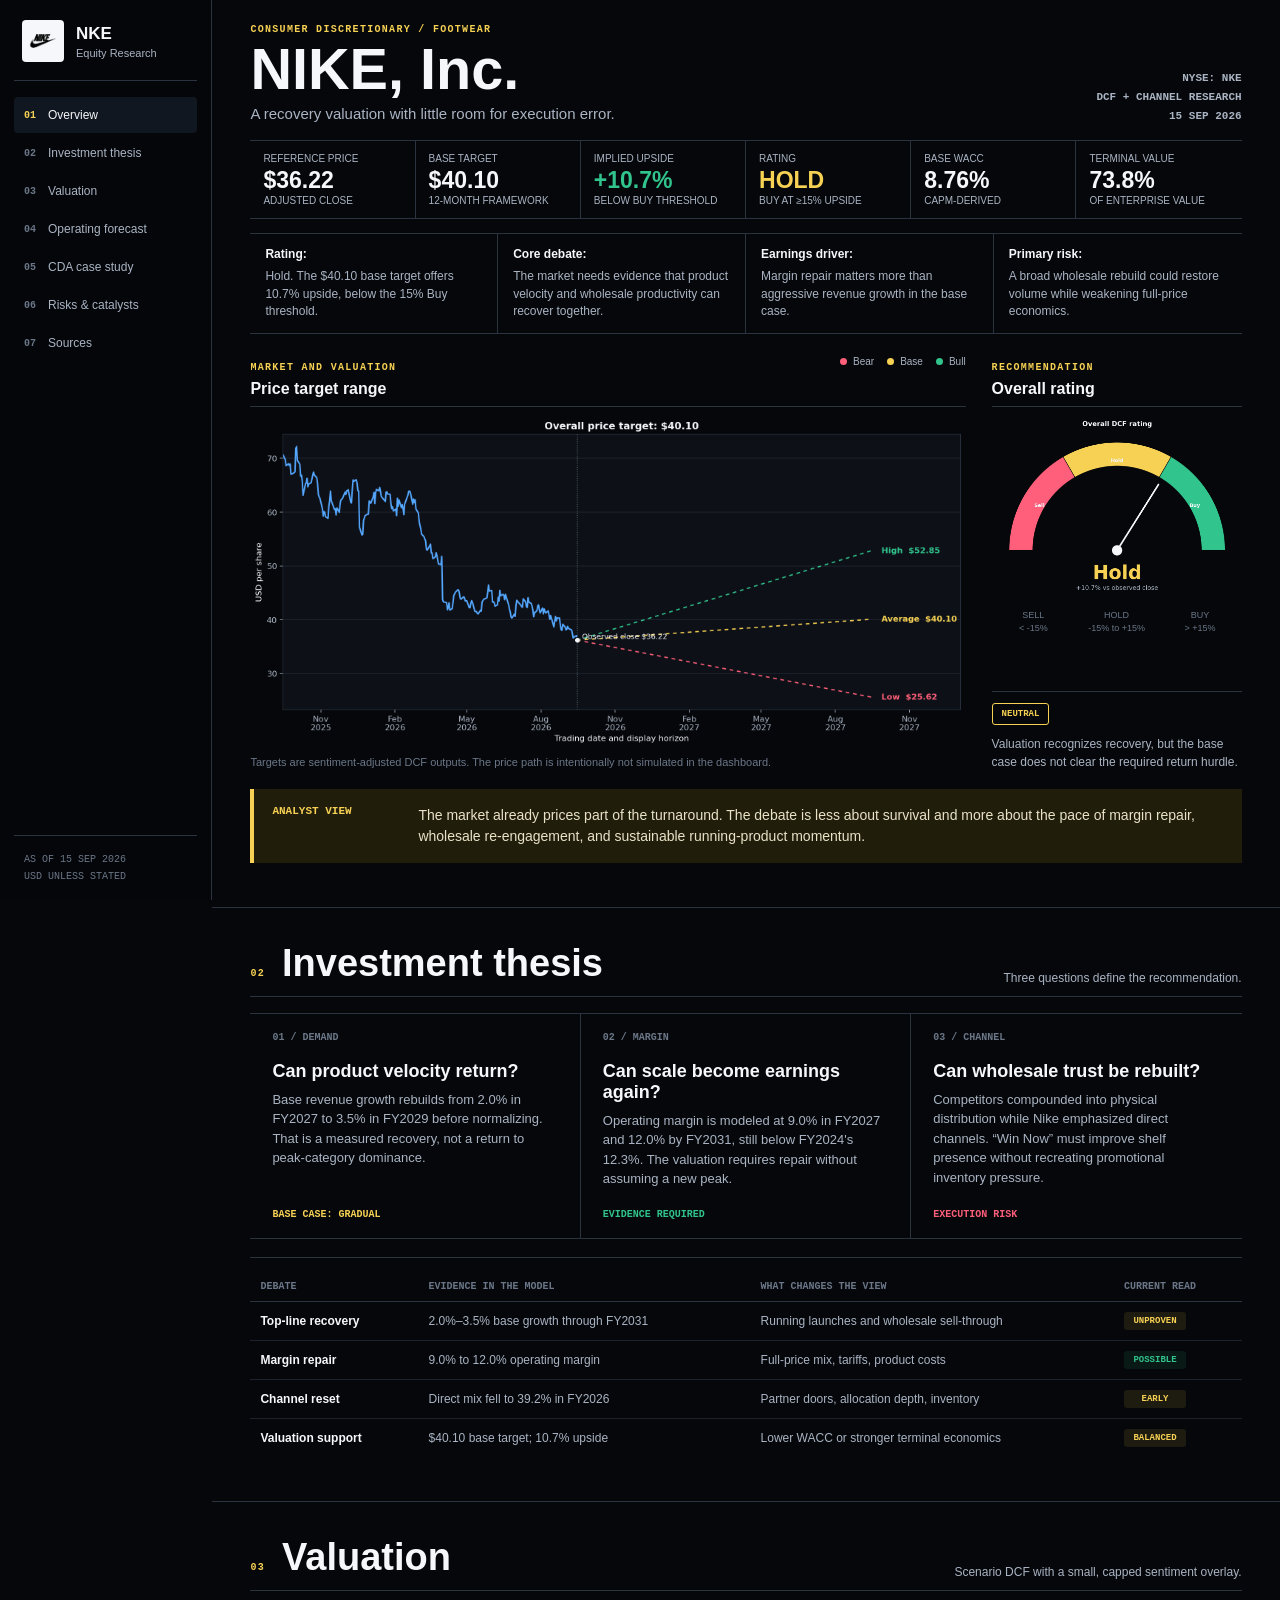
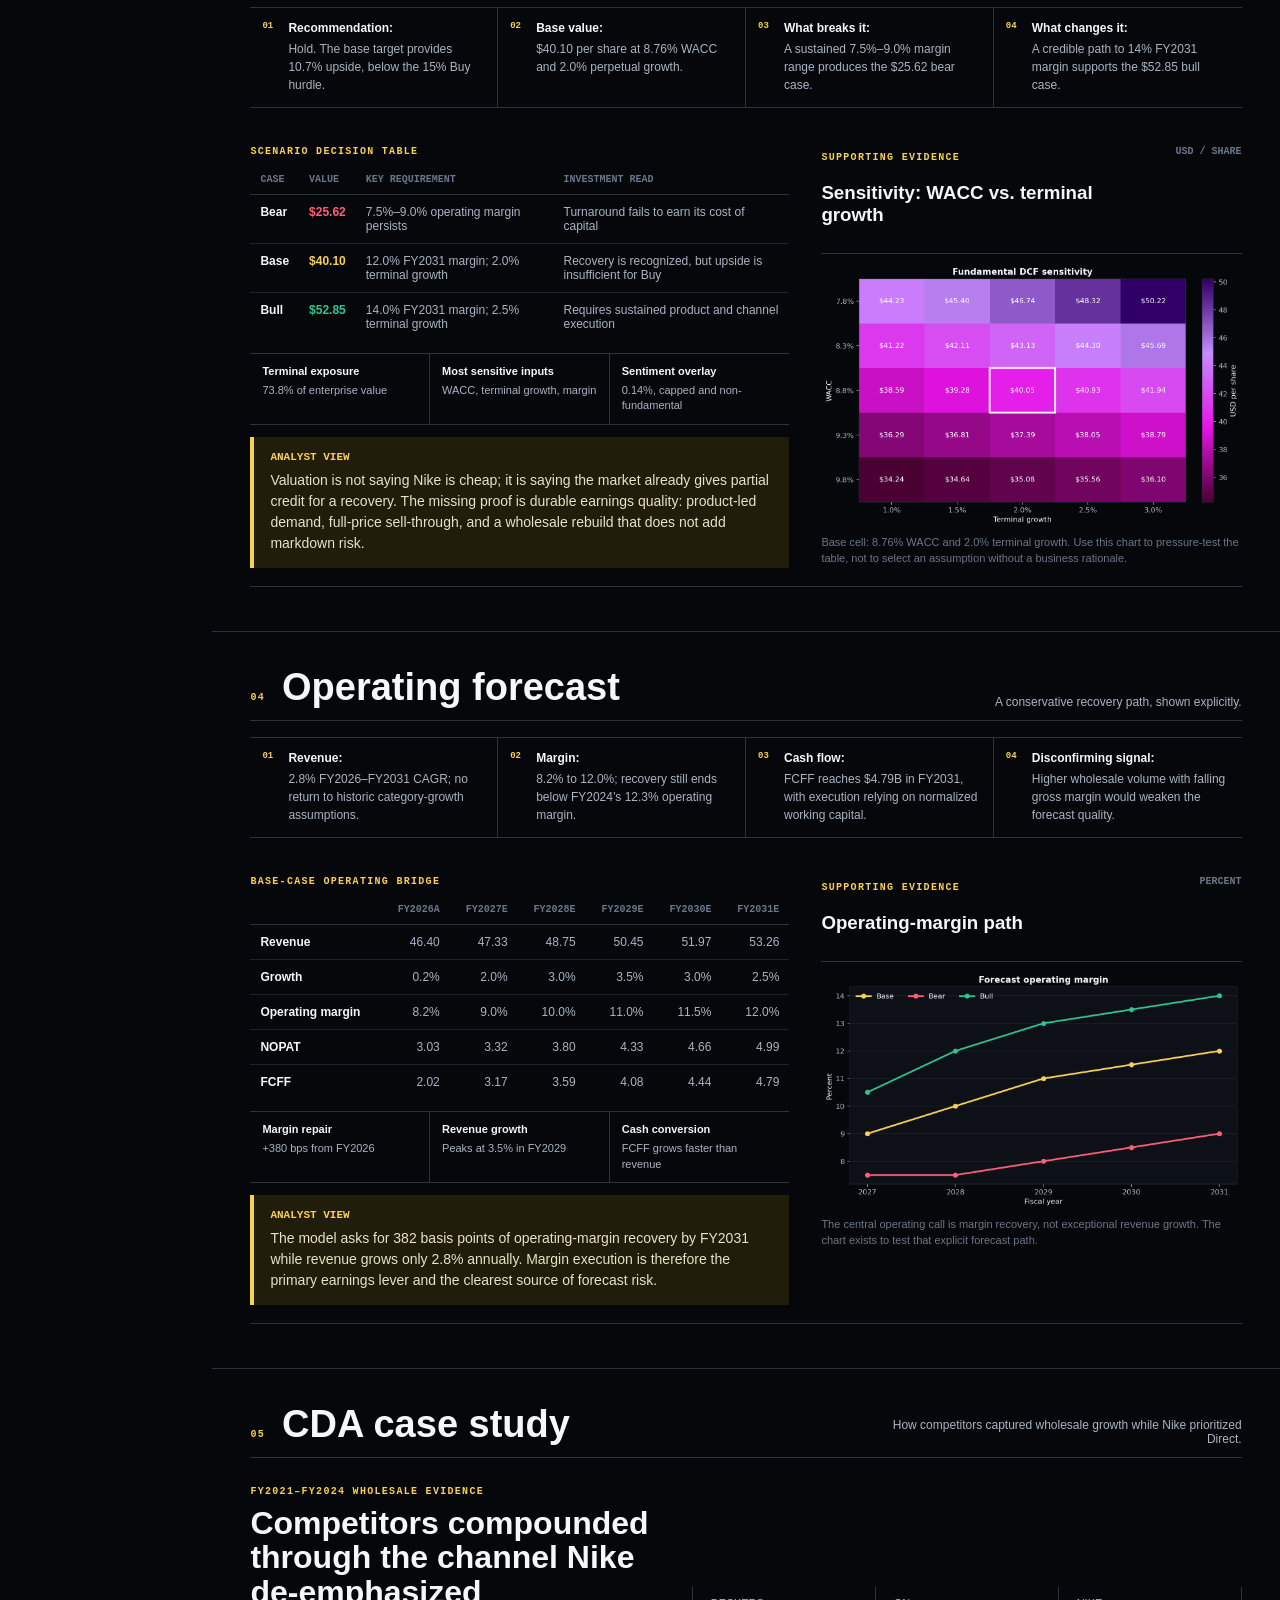
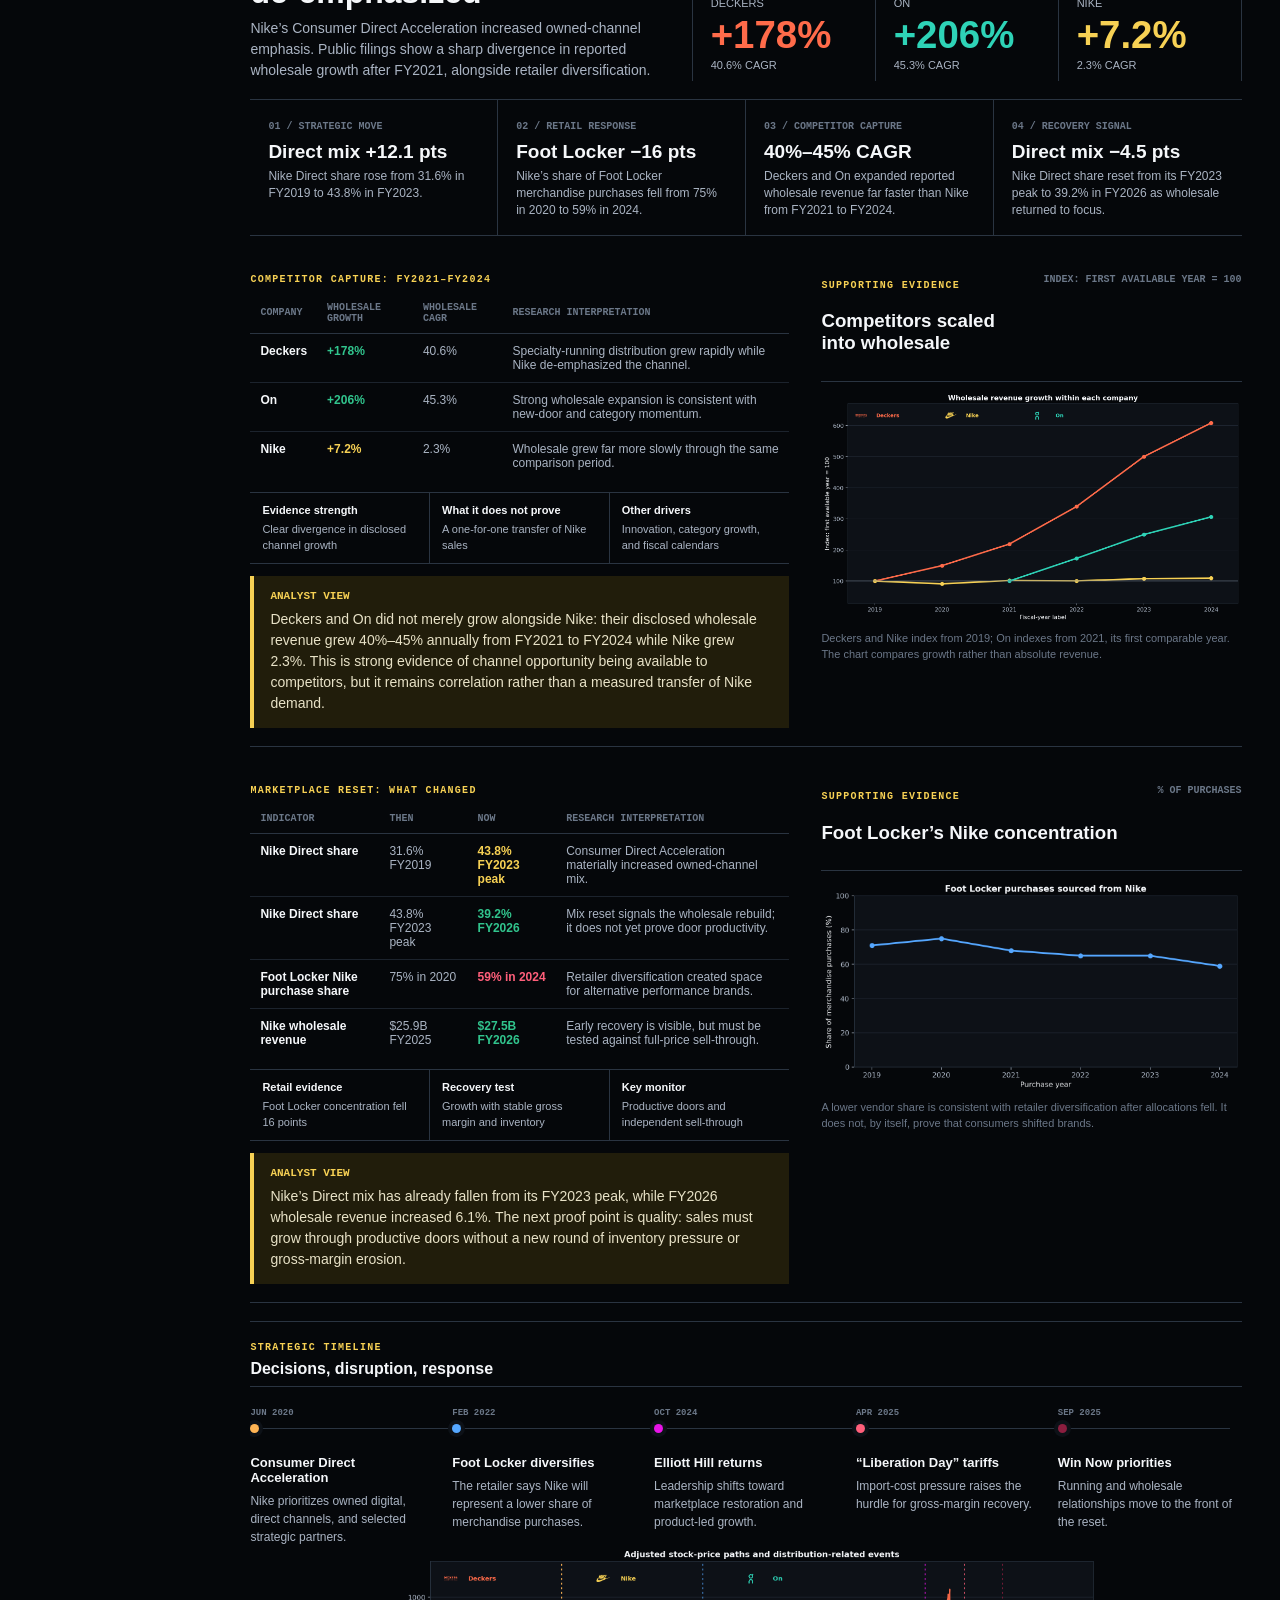
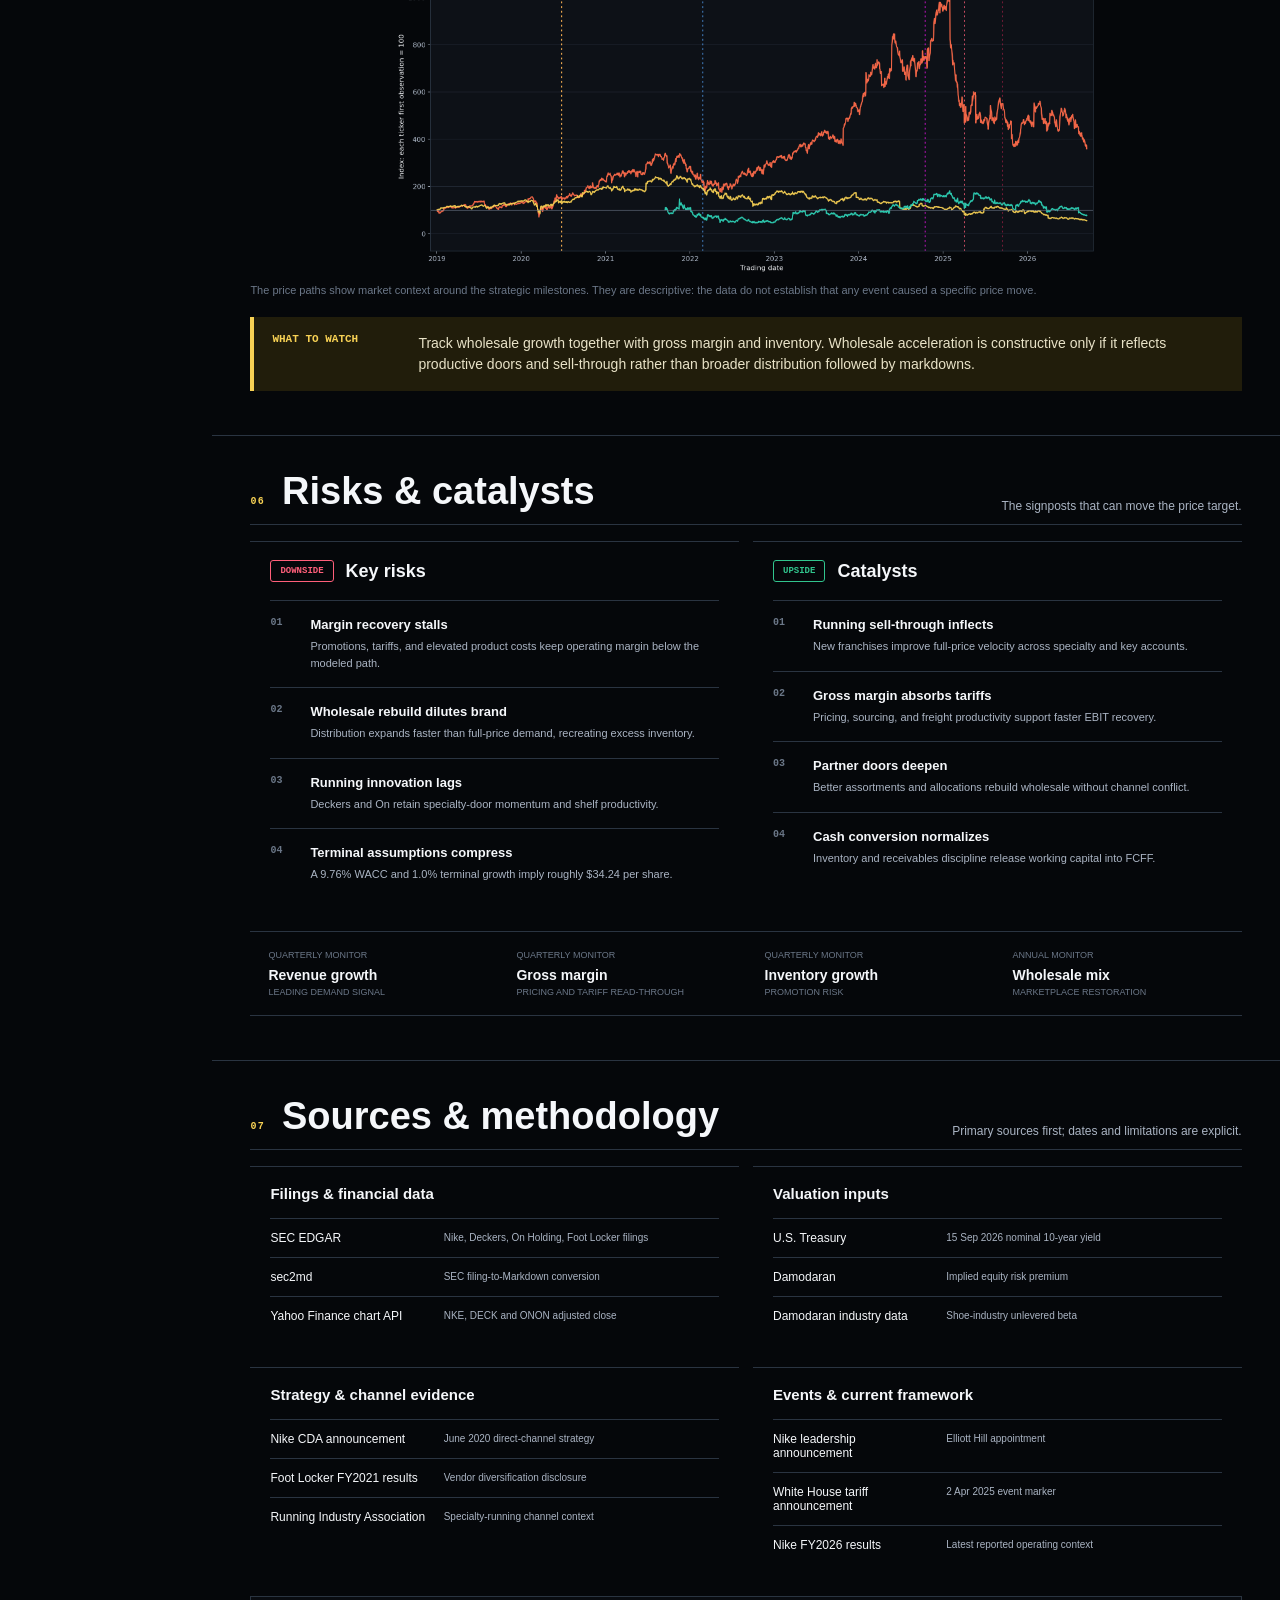
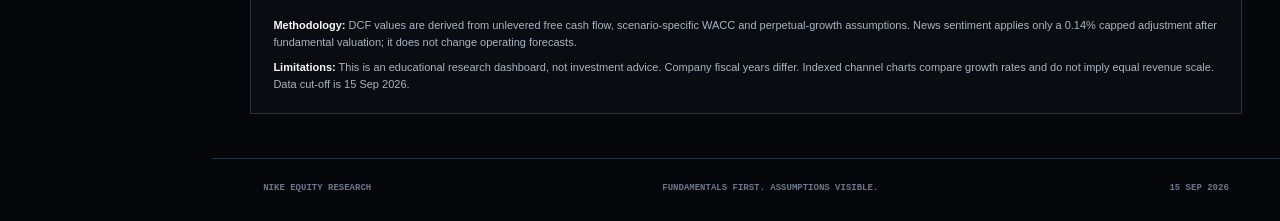
<file: index.html>
<!doctype html>
<html lang="en">
  <head>
    <meta charset="UTF-8" />
    <meta name="viewport" content="width=device-width, initial-scale=1.0" />
    <meta name="description" content="Nike equity research dashboard: valuation, forecasts, distribution shift, catalysts and sources." />
    <title>Nike Equity Research | September 2026</title>
    <link rel="stylesheet" href="docs/styles.css" />
  </head>
  <body>
    <aside class="sidebar" aria-label="Research sections">
      <a class="brand" href="#overview" aria-label="Nike equity research overview">
        <span class="brand-mark"><img src="data/logo/nike.png" width="2000" height="2000" alt="Nike" /></span>
        <span><strong>NKE</strong><small>Equity Research</small></span>
      </a>
      <nav id="nav">
        <a class="active" href="#overview"><span>01</span>Overview</a>
        <a href="#thesis"><span>02</span>Investment thesis</a>
        <a href="#valuation"><span>03</span>Valuation</a>
        <a href="#forecast"><span>04</span>Operating forecast</a>
        <a href="#distribution"><span>05</span>CDA case study</a>
        <a href="#risks"><span>06</span>Risks & catalysts</a>
        <a href="#sources"><span>07</span>Sources</a>
      </nav>
      <div class="sidebar-foot">
        <span>As of 15 Sep 2026</span>
        <span>USD unless stated</span>
      </div>
    </aside>

    <button class="mobile-nav" id="mobileNav" aria-label="Open navigation" aria-expanded="false">Menu</button>

    <main>
      <section id="overview" class="section overview-section">
        <header class="report-header">
          <div>
            <div class="eyebrow">Consumer discretionary / footwear</div>
            <h1>NIKE, Inc.</h1>
            <p class="lede">A recovery valuation with little room for execution error.</p>
          </div>
          <div class="report-meta">
            <span>NYSE: NKE</span>
            <span>DCF + channel research</span>
            <span>15 Sep 2026</span>
          </div>
        </header>

        <div class="metric-strip">
          <article><span>Reference price</span><strong>$36.22</strong><small>Adjusted close</small></article>
          <article><span>Base target</span><strong>$40.10</strong><small>12-month framework</small></article>
          <article><span>Implied upside</span><strong class="positive">+10.7%</strong><small>Below Buy threshold</small></article>
          <article><span>Rating</span><strong class="hold">HOLD</strong><small>Buy at ≥15% upside</small></article>
          <article><span>Base WACC</span><strong>8.76%</strong><small>CAPM-derived</small></article>
          <article><span>Terminal value</span><strong>73.8%</strong><small>Of enterprise value</small></article>
        </div>
        <div class="analysis-points">
          <p><b>Rating:</b> Hold. The $40.10 base target offers 10.7% upside, below the 15% Buy threshold.</p>
          <p><b>Core debate:</b> The market needs evidence that product velocity and wholesale productivity can recover together.</p>
          <p><b>Earnings driver:</b> Margin repair matters more than aggressive revenue growth in the base case.</p>
          <p><b>Primary risk:</b> A broad wholesale rebuild could restore volume while weakening full-price economics.</p>
        </div>

        <div class="dashboard-grid overview-grid">
          <article class="panel price-panel">
            <div class="panel-head">
              <div><span class="kicker">Market and valuation</span><h2>Price target range</h2></div>
              <div class="legend inline"><span class="bear-dot">Bear</span><span class="base-dot">Base</span><span class="bull-dot">Bull</span></div>
            </div>
            <img class="research-figure" src="data/results/dcf_learning/overall_price_target.png" width="1938" height="898" alt="Nike adjusted close and bear, base, and bull DCF price target range" />
            <p class="chart-note">Targets are sentiment-adjusted DCF outputs. The price path is intentionally not simulated in the dashboard.</p>
          </article>

          <article class="panel rating-panel">
            <div class="panel-head"><div><span class="kicker">Recommendation</span><h2>Overall rating</h2></div></div>
            <img class="research-figure rating-figure" src="data/results/dcf_learning/overall_rating.png" width="992" height="738" alt="Overall DCF rating gauge showing Hold with 10.7 percent upside" />
            <div class="rating-scale"><span>SELL<br><b>&lt; -15%</b></span><span>HOLD<br><b>-15% to +15%</b></span><span>BUY<br><b>&gt; +15%</b></span></div>
            <div class="signal-box"><span class="signal hold-signal">Neutral</span><p>Valuation recognizes recovery, but the base case does not clear the required return hurdle.</p></div>
          </article>
        </div>

        <div class="analyst-line">
          <span>Analyst view</span>
          <p>The market already prices part of the turnaround. The debate is less about survival and more about the pace of margin repair, wholesale re-engagement, and sustainable running-product momentum.</p>
        </div>
      </section>

      <section id="thesis" class="section">
        <div class="section-title"><div><span class="section-number">02</span><h2>Investment thesis</h2></div><p>Three questions define the recommendation.</p></div>
        <div class="thesis-grid">
          <article class="thesis-card">
            <span class="thesis-index">01 / Demand</span>
            <h3>Can product velocity return?</h3>
            <p>Base revenue growth rebuilds from 2.0% in FY2027 to 3.5% in FY2029 before normalizing. That is a measured recovery, not a return to peak-category dominance.</p>
            <div class="thesis-tag neutral">Base case: gradual</div>
          </article>
          <article class="thesis-card">
            <span class="thesis-index">02 / Margin</span>
            <h3>Can scale become earnings again?</h3>
            <p>Operating margin is modeled at 9.0% in FY2027 and 12.0% by FY2031, still below FY2024's 12.3%. The valuation requires repair without assuming a new peak.</p>
            <div class="thesis-tag positive-bg">Evidence required</div>
          </article>
          <article class="thesis-card">
            <span class="thesis-index">03 / Channel</span>
            <h3>Can wholesale trust be rebuilt?</h3>
            <p>Competitors compounded into physical distribution while Nike emphasized direct channels. “Win Now” must improve shelf presence without recreating promotional inventory pressure.</p>
            <div class="thesis-tag negative-bg">Execution risk</div>
          </article>
        </div>
        <div class="evidence-table-wrap panel">
          <table class="research-table">
            <thead><tr><th>Debate</th><th>Evidence in the model</th><th>What changes the view</th><th>Current read</th></tr></thead>
            <tbody>
              <tr><td>Top-line recovery</td><td>2.0%–3.5% base growth through FY2031</td><td>Running launches and wholesale sell-through</td><td><span class="status neutral-status">Unproven</span></td></tr>
              <tr><td>Margin repair</td><td>9.0% to 12.0% operating margin</td><td>Full-price mix, tariffs, product costs</td><td><span class="status positive-status">Possible</span></td></tr>
              <tr><td>Channel reset</td><td>Direct mix fell to 39.2% in FY2026</td><td>Partner doors, allocation depth, inventory</td><td><span class="status neutral-status">Early</span></td></tr>
              <tr><td>Valuation support</td><td>$40.10 base target; 10.7% upside</td><td>Lower WACC or stronger terminal economics</td><td><span class="status neutral-status">Balanced</span></td></tr>
            </tbody>
          </table>
        </div>
      </section>

      <section id="valuation" class="section">
        <div class="section-title"><div><span class="section-number">03</span><h2>Valuation</h2></div><p>Scenario DCF with a small, capped sentiment overlay.</p></div>
        <div class="analysis-points analysis-points-numbered">
          <p><b>Recommendation:</b> Hold. The base target provides 10.7% upside, below the 15% Buy hurdle.</p>
          <p><b>Base value:</b> $40.10 per share at 8.76% WACC and 2.0% perpetual growth.</p>
          <p><b>What breaks it:</b> A sustained 7.5%–9.0% margin range produces the $25.62 bear case.</p>
          <p><b>What changes it:</b> A credible path to 14% FY2031 margin supports the $52.85 bull case.</p>
        </div>
        <div class="decision-split">
          <div class="decision-table">
            <span class="kicker">Scenario decision table</span>
            <table class="research-table">
              <thead><tr><th>Case</th><th>Value</th><th>Key requirement</th><th>Investment read</th></tr></thead>
              <tbody>
                <tr><td>Bear</td><td class="negative">$25.62</td><td>7.5%–9.0% operating margin persists</td><td>Turnaround fails to earn its cost of capital</td></tr>
                <tr><td>Base</td><td class="hold">$40.10</td><td>12.0% FY2031 margin; 2.0% terminal growth</td><td>Recovery is recognized, but upside is insufficient for Buy</td></tr>
                <tr><td>Bull</td><td class="positive">$52.85</td><td>14.0% FY2031 margin; 2.5% terminal growth</td><td>Requires sustained product and channel execution</td></tr>
              </tbody>
            </table>
            <div class="micro-pointers"><span><b>Terminal exposure</b>73.8% of enterprise value</span><span><b>Most sensitive inputs</b>WACC, terminal growth, margin</span><span><b>Sentiment overlay</b>0.14%, capped and non-fundamental</span></div>
            <div class="analyst-line">
              <span>Analyst view</span>
              <p>Valuation is not saying Nike is cheap; it is saying the market already gives partial credit for a recovery. The missing proof is durable earnings quality: product-led demand, full-price sell-through, and a wholesale rebuild that does not add markdown risk.</p>
            </div>
          </div>
          <div class="decision-sidebar">
            <article class="decision-chart">
              <div class="panel-head"><div><span class="kicker">Supporting evidence</span><h3>Sensitivity: WACC vs. terminal growth</h3></div><span class="unit">USD / share</span></div>
              <img class="research-figure" src="data/results/dcf_learning/sensitivity.png" width="1296" height="818" alt="DCF value per share sensitivity to WACC and terminal growth" />
              <p class="chart-note">Base cell: 8.76% WACC and 2.0% terminal growth. Use this chart to pressure-test the table, not to select an assumption without a business rationale.</p>
            </article>
          </div>
        </div>
      </section>

      <section id="forecast" class="section">
        <div class="section-title"><div><span class="section-number">04</span><h2>Operating forecast</h2></div><p>A conservative recovery path, shown explicitly.</p></div>
        <div class="analysis-points analysis-points-numbered">
          <p><b>Revenue:</b> 2.8% FY2026–FY2031 CAGR; no return to historic category-growth assumptions.</p>
          <p><b>Margin:</b> 8.2% to 12.0%; recovery still ends below FY2024’s 12.3% operating margin.</p>
          <p><b>Cash flow:</b> FCFF reaches $4.79B in FY2031, with execution relying on normalized working capital.</p>
          <p><b>Disconfirming signal:</b> Higher wholesale volume with falling gross margin would weaken the forecast quality.</p>
        </div>
        <div class="decision-split">
          <div class="decision-table">
            <span class="kicker">Base-case operating bridge</span>
            <div class="table-scroll"><table class="research-table forecast-table"><thead><tr><th></th><th>FY2026A</th><th>FY2027E</th><th>FY2028E</th><th>FY2029E</th><th>FY2030E</th><th>FY2031E</th></tr></thead><tbody>
            <tr><td>Revenue</td><td>46.40</td><td>47.33</td><td>48.75</td><td>50.45</td><td>51.97</td><td>53.26</td></tr>
            <tr><td>Growth</td><td>0.2%</td><td>2.0%</td><td>3.0%</td><td>3.5%</td><td>3.0%</td><td>2.5%</td></tr>
            <tr><td>Operating margin</td><td>8.2%</td><td>9.0%</td><td>10.0%</td><td>11.0%</td><td>11.5%</td><td>12.0%</td></tr>
            <tr><td>NOPAT</td><td>3.03</td><td>3.32</td><td>3.80</td><td>4.33</td><td>4.66</td><td>4.99</td></tr>
            <tr><td>FCFF</td><td>2.02</td><td>3.17</td><td>3.59</td><td>4.08</td><td>4.44</td><td>4.79</td></tr>
            </tbody></table></div>
            <div class="micro-pointers"><span><b>Margin repair</b>+380 bps from FY2026</span><span><b>Revenue growth</b>Peaks at 3.5% in FY2029</span><span><b>Cash conversion</b>FCFF grows faster than revenue</span></div>
            <div class="analyst-line">
              <span>Analyst view</span>
              <p>The model asks for 382 basis points of operating-margin recovery by FY2031 while revenue grows only 2.8% annually. Margin execution is therefore the primary earnings lever and the clearest source of forecast risk.</p>
            </div>
          </div>
          <div class="decision-sidebar">
            <article class="decision-chart">
              <div class="panel-head"><div><span class="kicker">Supporting evidence</span><h3>Operating-margin path</h3></div><span class="unit">Percent</span></div>
              <img class="research-figure" src="data/results/dcf_learning/forecast_operating_margin.png" width="1298" height="738" alt="Nike base-case operating margin forecast through FY2031" />
              <p class="chart-note">The central operating call is margin recovery, not exceptional revenue growth. The chart exists to test that explicit forecast path.</p>
            </article>
          </div>
        </div>
      </section>

      <section id="distribution" class="section">
        <div class="section-title"><div><span class="section-number">05</span><h2>CDA case study</h2></div><p>How competitors captured wholesale growth while Nike prioritized Direct.</p></div>
        <div class="case-summary">
          <div class="case-heading">
            <span class="kicker">FY2021–FY2024 wholesale evidence</span>
            <h3>Competitors compounded through the channel Nike de-emphasized</h3>
            <p>Nike’s Consumer Direct Acceleration increased owned-channel emphasis. Public filings show a sharp divergence in reported wholesale growth after FY2021, alongside retailer diversification.</p>
          </div>
          <div class="capture-metrics">
            <div class="capture deckers-capture"><span>Deckers</span><strong>+178%</strong><small>40.6% CAGR</small></div>
            <div class="capture on-capture"><span>On</span><strong>+206%</strong><small>45.3% CAGR</small></div>
            <div class="capture nike-capture"><span>Nike</span><strong>+7.2%</strong><small>2.3% CAGR</small></div>
          </div>
        </div>
        <div class="case-evidence">
          <div><span>01 / Strategic move</span><strong>Direct mix +12.1 pts</strong><p>Nike Direct share rose from 31.6% in FY2019 to 43.8% in FY2023.</p></div>
          <div><span>02 / Retail response</span><strong>Foot Locker −16 pts</strong><p>Nike’s share of Foot Locker merchandise purchases fell from 75% in 2020 to 59% in 2024.</p></div>
          <div><span>03 / Competitor capture</span><strong>40%–45% CAGR</strong><p>Deckers and On expanded reported wholesale revenue far faster than Nike from FY2021 to FY2024.</p></div>
          <div><span>04 / Recovery signal</span><strong>Direct mix −4.5 pts</strong><p>Nike Direct share reset from its FY2023 peak to 39.2% in FY2026 as wholesale returned to focus.</p></div>
        </div>
        <div class="decision-split case-decision">
          <div class="decision-table">
            <span class="kicker">Competitor capture: FY2021–FY2024</span>
            <table class="research-table">
              <thead><tr><th>Company</th><th>Wholesale growth</th><th>Wholesale CAGR</th><th>Research interpretation</th></tr></thead>
              <tbody>
                <tr><td>Deckers</td><td class="positive">+178%</td><td>40.6%</td><td>Specialty-running distribution grew rapidly while Nike de-emphasized the channel.</td></tr>
                <tr><td>On</td><td class="positive">+206%</td><td>45.3%</td><td>Strong wholesale expansion is consistent with new-door and category momentum.</td></tr>
                <tr><td>Nike</td><td class="hold">+7.2%</td><td>2.3%</td><td>Wholesale grew far more slowly through the same comparison period.</td></tr>
              </tbody>
            </table>
            <div class="micro-pointers"><span><b>Evidence strength</b>Clear divergence in disclosed channel growth</span><span><b>What it does not prove</b>A one-for-one transfer of Nike sales</span><span><b>Other drivers</b>Innovation, category growth, and fiscal calendars</span></div>
            <div class="analyst-line">
              <span>Analyst view</span>
              <p>Deckers and On did not merely grow alongside Nike: their disclosed wholesale revenue grew 40%–45% annually from FY2021 to FY2024 while Nike grew 2.3%. This is strong evidence of channel opportunity being available to competitors, but it remains correlation rather than a measured transfer of Nike demand.</p>
            </div>
          </div>
          <div class="decision-sidebar">
            <article class="decision-chart">
              <div class="panel-head"><div><span class="kicker">Supporting evidence</span><h3>Competitors scaled into wholesale</h3></div><span class="unit">Index: first available year = 100</span></div>
              <img class="research-figure" src="data/results/distribution_case_study_learning/wholesale_index.png" width="1618" height="898" alt="Indexed wholesale revenue growth for Deckers, Nike, and On from 2019 through 2024" />
              <p class="chart-note">Deckers and Nike index from 2019; On indexes from 2021, its first comparable year. The chart compares growth rather than absolute revenue.</p>
            </article>
          </div>
        </div>

        <div class="decision-split case-decision">
          <div class="decision-table">
            <span class="kicker">Marketplace reset: what changed</span>
            <table class="research-table">
              <thead><tr><th>Indicator</th><th>Then</th><th>Now</th><th>Research interpretation</th></tr></thead>
              <tbody>
                <tr><td>Nike Direct share</td><td>31.6% FY2019</td><td class="hold">43.8% FY2023 peak</td><td>Consumer Direct Acceleration materially increased owned-channel mix.</td></tr>
                <tr><td>Nike Direct share</td><td>43.8% FY2023 peak</td><td class="positive">39.2% FY2026</td><td>Mix reset signals the wholesale rebuild; it does not yet prove door productivity.</td></tr>
                <tr><td>Foot Locker Nike purchase share</td><td>75% in 2020</td><td class="negative">59% in 2024</td><td>Retailer diversification created space for alternative performance brands.</td></tr>
                <tr><td>Nike wholesale revenue</td><td>$25.9B FY2025</td><td class="positive">$27.5B FY2026</td><td>Early recovery is visible, but must be tested against full-price sell-through.</td></tr>
              </tbody>
            </table>
            <div class="micro-pointers"><span><b>Retail evidence</b>Foot Locker concentration fell 16 points</span><span><b>Recovery test</b>Growth with stable gross margin and inventory</span><span><b>Key monitor</b>Productive doors and independent sell-through</span></div>
            <div class="analyst-line">
              <span>Analyst view</span>
              <p>Nike’s Direct mix has already fallen from its FY2023 peak, while FY2026 wholesale revenue increased 6.1%. The next proof point is quality: sales must grow through productive doors without a new round of inventory pressure or gross-margin erosion.</p>
            </div>
          </div>
          <div class="decision-sidebar">
            <article class="decision-chart">
              <div class="panel-head"><div><span class="kicker">Supporting evidence</span><h3>Foot Locker’s Nike concentration</h3></div><span class="unit">% of purchases</span></div>
              <img class="research-figure" src="data/results/distribution_case_study_learning/foot_locker.png" width="1298" height="658" alt="Foot Locker share of merchandise purchases from Nike" />
              <p class="chart-note">A lower vendor share is consistent with retailer diversification after allocations fell. It does not, by itself, prove that consumers shifted brands.</p>
            </article>
          </div>
        </div>

        <div class="event-timeline panel">
          <div class="panel-head"><div><span class="kicker">Strategic timeline</span><h3>Decisions, disruption, response</h3></div></div>
          <div class="timeline-track">
            <article><time>JUN 2020</time><span class="event-dot strategy-event"></span><h4>Consumer Direct Acceleration</h4><p>Nike prioritizes owned digital, direct channels, and selected strategic partners.</p></article>
            <article><time>FEB 2022</time><span class="event-dot retailer-event"></span><h4>Foot Locker diversifies</h4><p>The retailer says Nike will represent a lower share of merchandise purchases.</p></article>
            <article><time>OCT 2024</time><span class="event-dot transition-event"></span><h4>Elliott Hill returns</h4><p>Leadership shifts toward marketplace restoration and product-led growth.</p></article>
            <article><time>APR 2025</time><span class="event-dot macro-event"></span><h4>“Liberation Day” tariffs</h4><p>Import-cost pressure raises the hurdle for gross-margin recovery.</p></article>
            <article><time>SEP 2025</time><span class="event-dot execution-event"></span><h4>Win Now priorities</h4><p>Running and wholesale relationships move to the front of the reset.</p></article>
          </div>
        </div>
  
          <img class="research-figure" src="data/results/distribution_case_study_learning/equity_prices_with_events.png" width="2258" height="1058" alt="Nike, Deckers, and On indexed share prices with selected strategic event markers" />
          <p class="chart-note">The price paths show market context around the strategic milestones. They are descriptive: the data do not establish that any event caused a specific price move.</p>
        <div class="analyst-line">
          <span>What to watch</span>
          <p>Track wholesale growth together with gross margin and inventory. Wholesale acceleration is constructive only if it reflects productive doors and sell-through rather than broader distribution followed by markdowns.</p>
        </div>
      </section>

      <section id="risks" class="section">
        <div class="section-title"><div><span class="section-number">06</span><h2>Risks & catalysts</h2></div><p>The signposts that can move the price target.</p></div>
        <div class="risk-grid">
          <div class="risk-column">
            <h3><span class="signal negative-signal">Downside</span> Key risks</h3>
            <article><span>01</span><div><h4>Margin recovery stalls</h4><p>Promotions, tariffs, and elevated product costs keep operating margin below the modeled path.</p></div></article>
            <article><span>02</span><div><h4>Wholesale rebuild dilutes brand</h4><p>Distribution expands faster than full-price demand, recreating excess inventory.</p></div></article>
            <article><span>03</span><div><h4>Running innovation lags</h4><p>Deckers and On retain specialty-door momentum and shelf productivity.</p></div></article>
            <article><span>04</span><div><h4>Terminal assumptions compress</h4><p>A 9.76% WACC and 1.0% terminal growth imply roughly $34.24 per share.</p></div></article>
          </div>
          <div class="risk-column">
            <h3><span class="signal positive-signal">Upside</span> Catalysts</h3>
            <article><span>01</span><div><h4>Running sell-through inflects</h4><p>New franchises improve full-price velocity across specialty and key accounts.</p></div></article>
            <article><span>02</span><div><h4>Gross margin absorbs tariffs</h4><p>Pricing, sourcing, and freight productivity support faster EBIT recovery.</p></div></article>
            <article><span>03</span><div><h4>Partner doors deepen</h4><p>Better assortments and allocations rebuild wholesale without channel conflict.</p></div></article>
            <article><span>04</span><div><h4>Cash conversion normalizes</h4><p>Inventory and receivables discipline release working capital into FCFF.</p></div></article>
          </div>
        </div>
        <div class="monitor-panel panel">
          <div><span>Quarterly monitor</span><strong>Revenue growth</strong><small>Leading demand signal</small></div>
          <div><span>Quarterly monitor</span><strong>Gross margin</strong><small>Pricing and tariff read-through</small></div>
          <div><span>Quarterly monitor</span><strong>Inventory growth</strong><small>Promotion risk</small></div>
          <div><span>Annual monitor</span><strong>Wholesale mix</strong><small>Marketplace restoration</small></div>
        </div>
      </section>

      <section id="sources" class="section sources-section">
        <div class="section-title"><div><span class="section-number">07</span><h2>Sources & methodology</h2></div><p>Primary sources first; dates and limitations are explicit.</p></div>
        <div class="source-grid">
          <article class="source-group"><h3>Filings & financial data</h3>
            <a href="https://www.sec.gov/search-filings" target="_blank" rel="noreferrer"><span>SEC EDGAR</span><small>Nike, Deckers, On Holding, Foot Locker filings</small></a>
            <a href="https://github.com/lucasastorian/sec2md" target="_blank" rel="noreferrer"><span>sec2md</span><small>SEC filing-to-Markdown conversion</small></a>
            <a href="https://query2.finance.yahoo.com/v8/finance/chart/NKE" target="_blank" rel="noreferrer"><span>Yahoo Finance chart API</span><small>NKE, DECK and ONON adjusted close</small></a>
          </article>
          <article class="source-group"><h3>Valuation inputs</h3>
            <a href="https://home.treasury.gov/resource-center/data-chart-center/interest-rates/TextView?field_tdr_date_value=2026&type=daily_treasury_yield_curve" target="_blank" rel="noreferrer"><span>U.S. Treasury</span><small>15 Sep 2026 nominal 10-year yield</small></a>
            <a href="https://pages.stern.nyu.edu/adamodar/New_Home_Page/home.htm" target="_blank" rel="noreferrer"><span>Damodaran</span><small>Implied equity risk premium</small></a>
            <a href="https://pages.stern.nyu.edu/adamodar/New_Home_Page/datafile/Betas.html" target="_blank" rel="noreferrer"><span>Damodaran industry data</span><small>Shoe-industry unlevered beta</small></a>
          </article>
          <article class="source-group"><h3>Strategy & channel evidence</h3>
            <a href="https://investors.nike.com/investors/news-events-and-reports/investor-news/investor-news-details/2020/Nike-Announces-Senior-Leadership-Changes-to-Unlock-Future-Growth-Through-the-Consumer-Direct-Acceleration/default.aspx" target="_blank" rel="noreferrer"><span>Nike CDA announcement</span><small>June 2020 direct-channel strategy</small></a>
            <a href="https://investors.footlocker-inc.com/news-releases/news-release-details/foot-locker-inc-reports-2021-fourth-quarter-and-full-year" target="_blank" rel="noreferrer"><span>Foot Locker FY2021 results</span><small>Vendor diversification disclosure</small></a>
            <a href="https://runningindustry.org/news/ria-report-running-specialty-sees-solid-gains-in-2022" target="_blank" rel="noreferrer"><span>Running Industry Association</span><small>Specialty-running channel context</small></a>
          </article>
          <article class="source-group"><h3>Events & current framework</h3>
            <a href="https://about.nike.com/en/newsroom/releases/nike-inc-announces-return-of-long-time-nike-veteran-elliott-hill-as-president-and-ceo" target="_blank" rel="noreferrer"><span>Nike leadership announcement</span><small>Elliott Hill appointment</small></a>
            <a href="https://www.whitehouse.gov/fact-sheets/2025/04/fact-sheet-president-donald-j-trump-declares-national-emergency-to-increase-our-competitive-edge-protect-our-sovereignty-and-strengthen-our-national-and-economic-security/" target="_blank" rel="noreferrer"><span>White House tariff announcement</span><small>2 Apr 2025 event marker</small></a>
            <a href="https://investors.nike.com/investors/news-events-and-reports/investor-news/investor-news-details/2026/NIKE-Inc--Reports-Fiscal-2026-Fourth-Quarter-and-Full-Year-Results/default.aspx" target="_blank" rel="noreferrer"><span>Nike FY2026 results</span><small>Latest reported operating context</small></a>
          </article>
        </div>
        <div class="disclosure">
          <p><strong>Methodology:</strong> DCF values are derived from unlevered free cash flow, scenario-specific WACC and perpetual-growth assumptions. News sentiment applies only a 0.14% capped adjustment after fundamental valuation; it does not change operating forecasts.</p>
          <p><strong>Limitations:</strong> This is an educational research dashboard, not investment advice. Company fiscal years differ. Indexed channel charts compare growth rates and do not imply equal revenue scale. Data cut-off is 15 Sep 2026.</p>
        </div>
      </section>

      <footer><span>Nike Equity Research</span><span>Fundamentals first. Assumptions visible.</span><span>15 Sep 2026</span></footer>
    </main>
    <script src="docs/app.js"></script>
  </body>
</html>
</file>
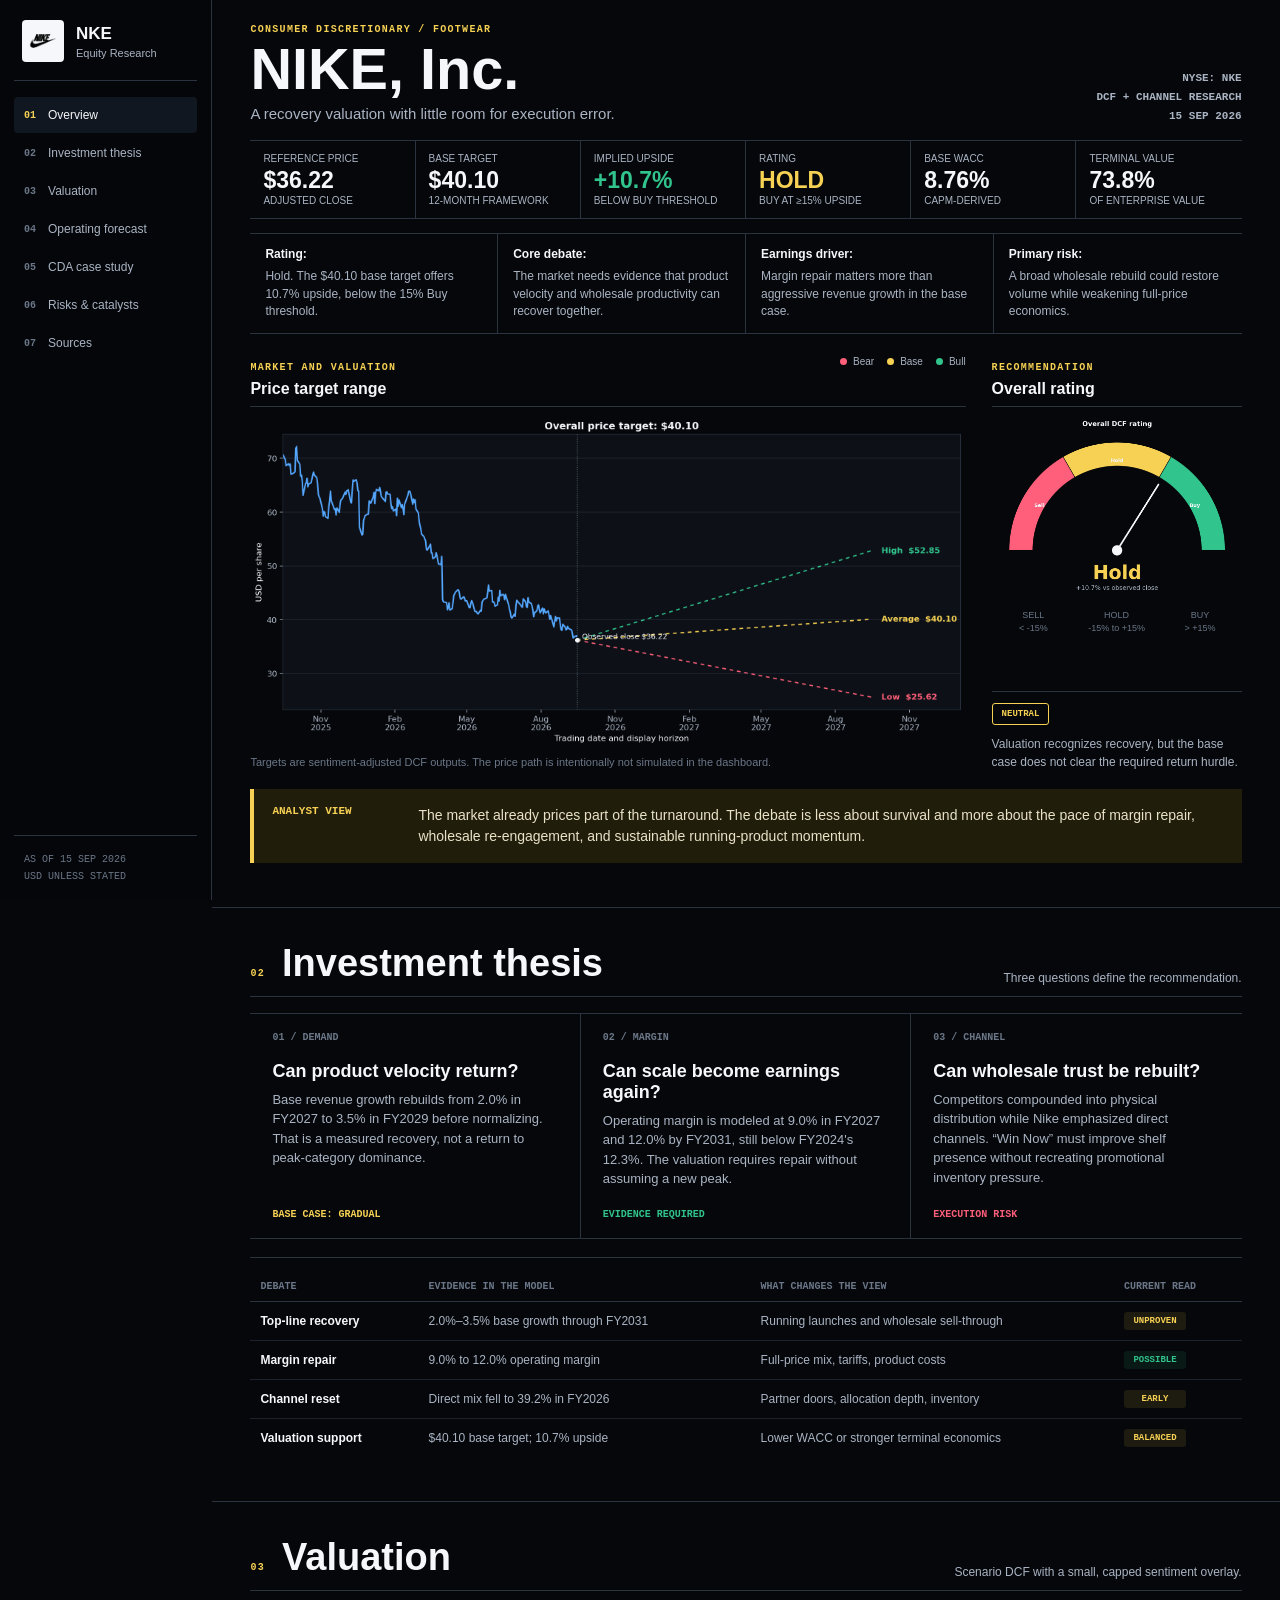
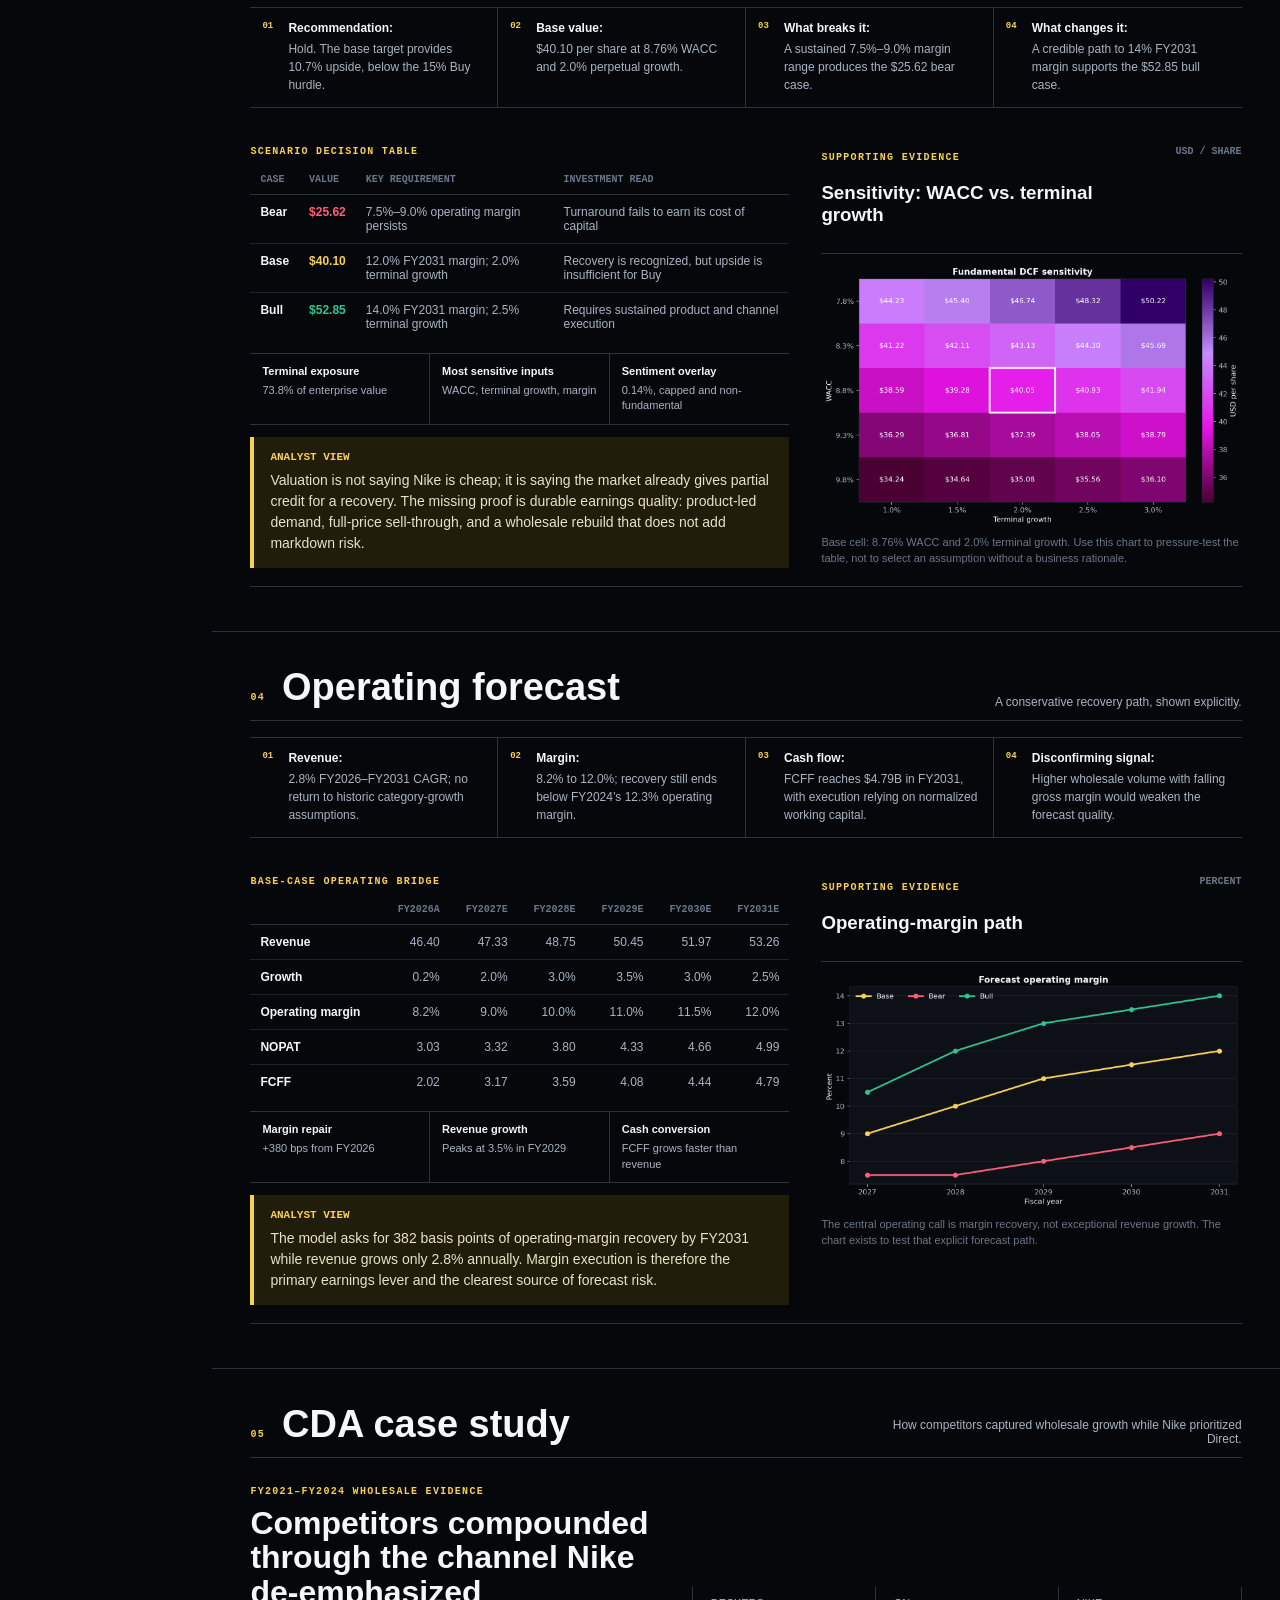
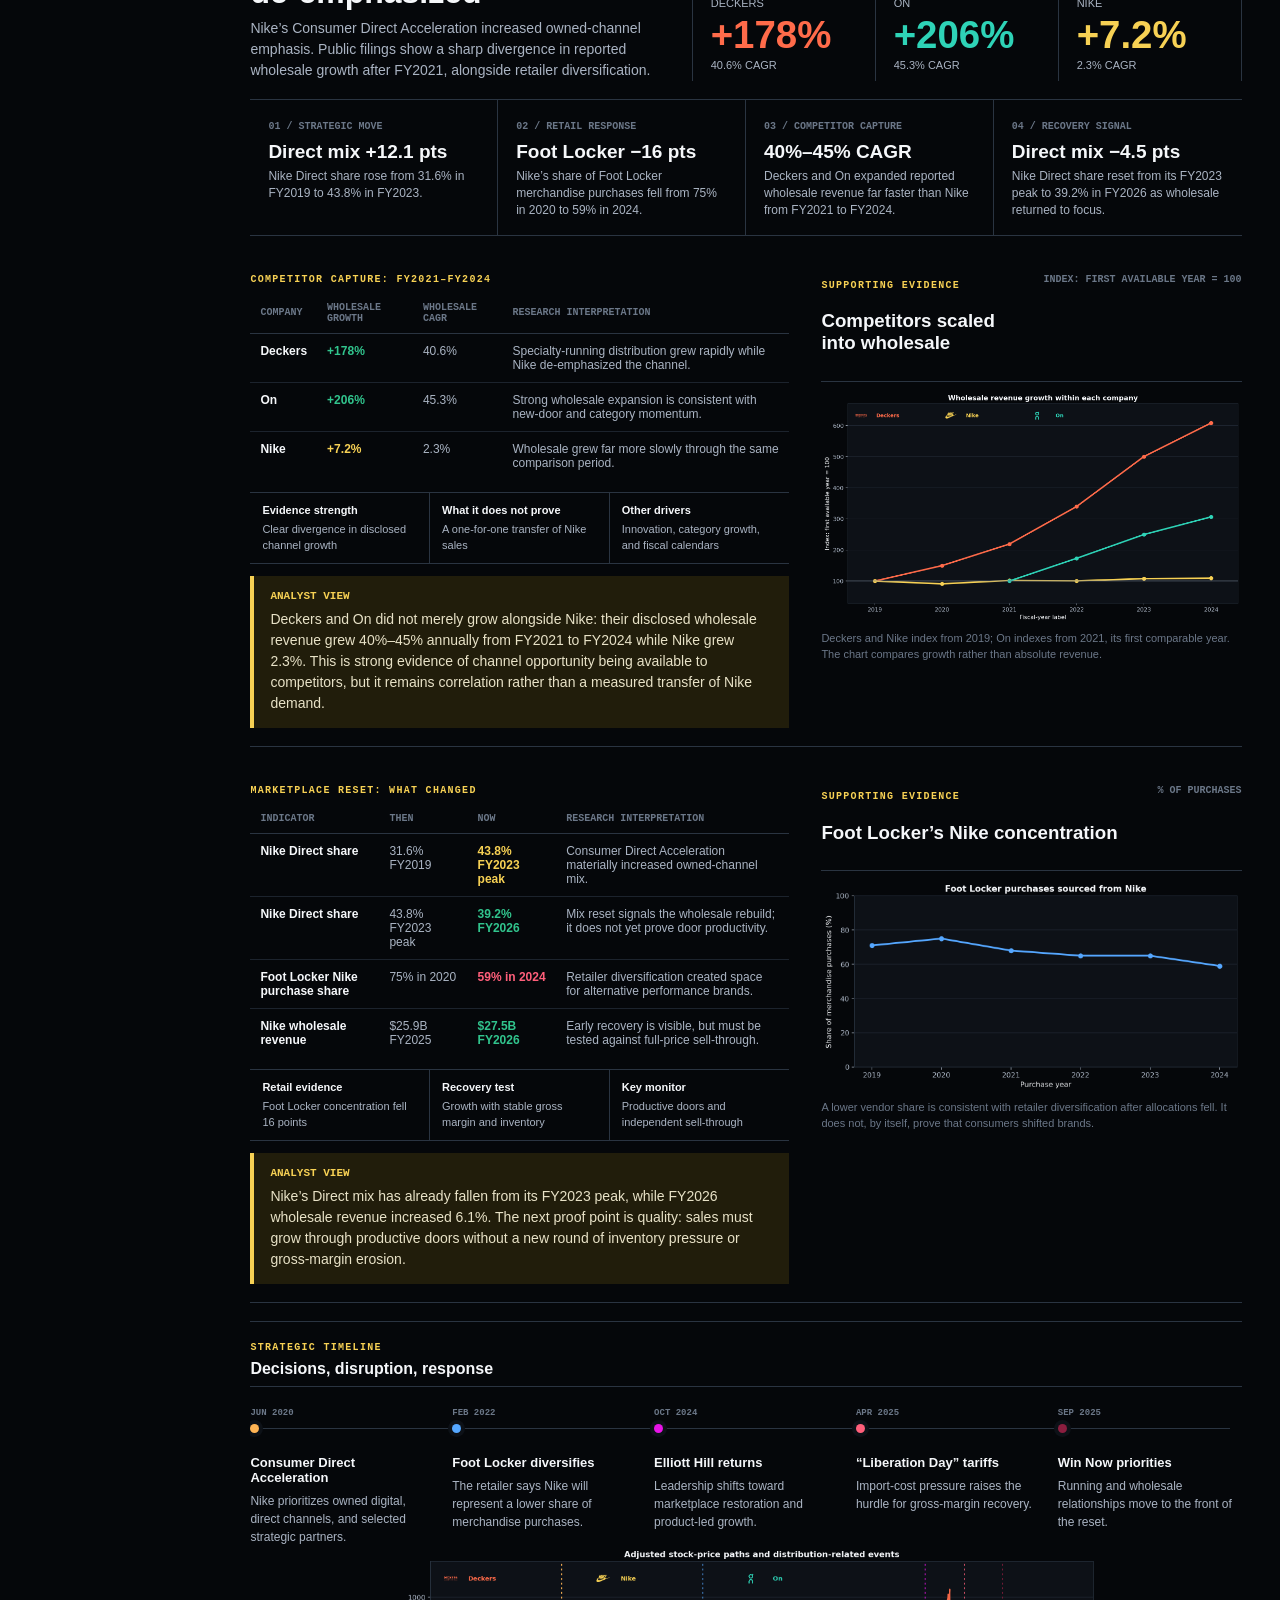
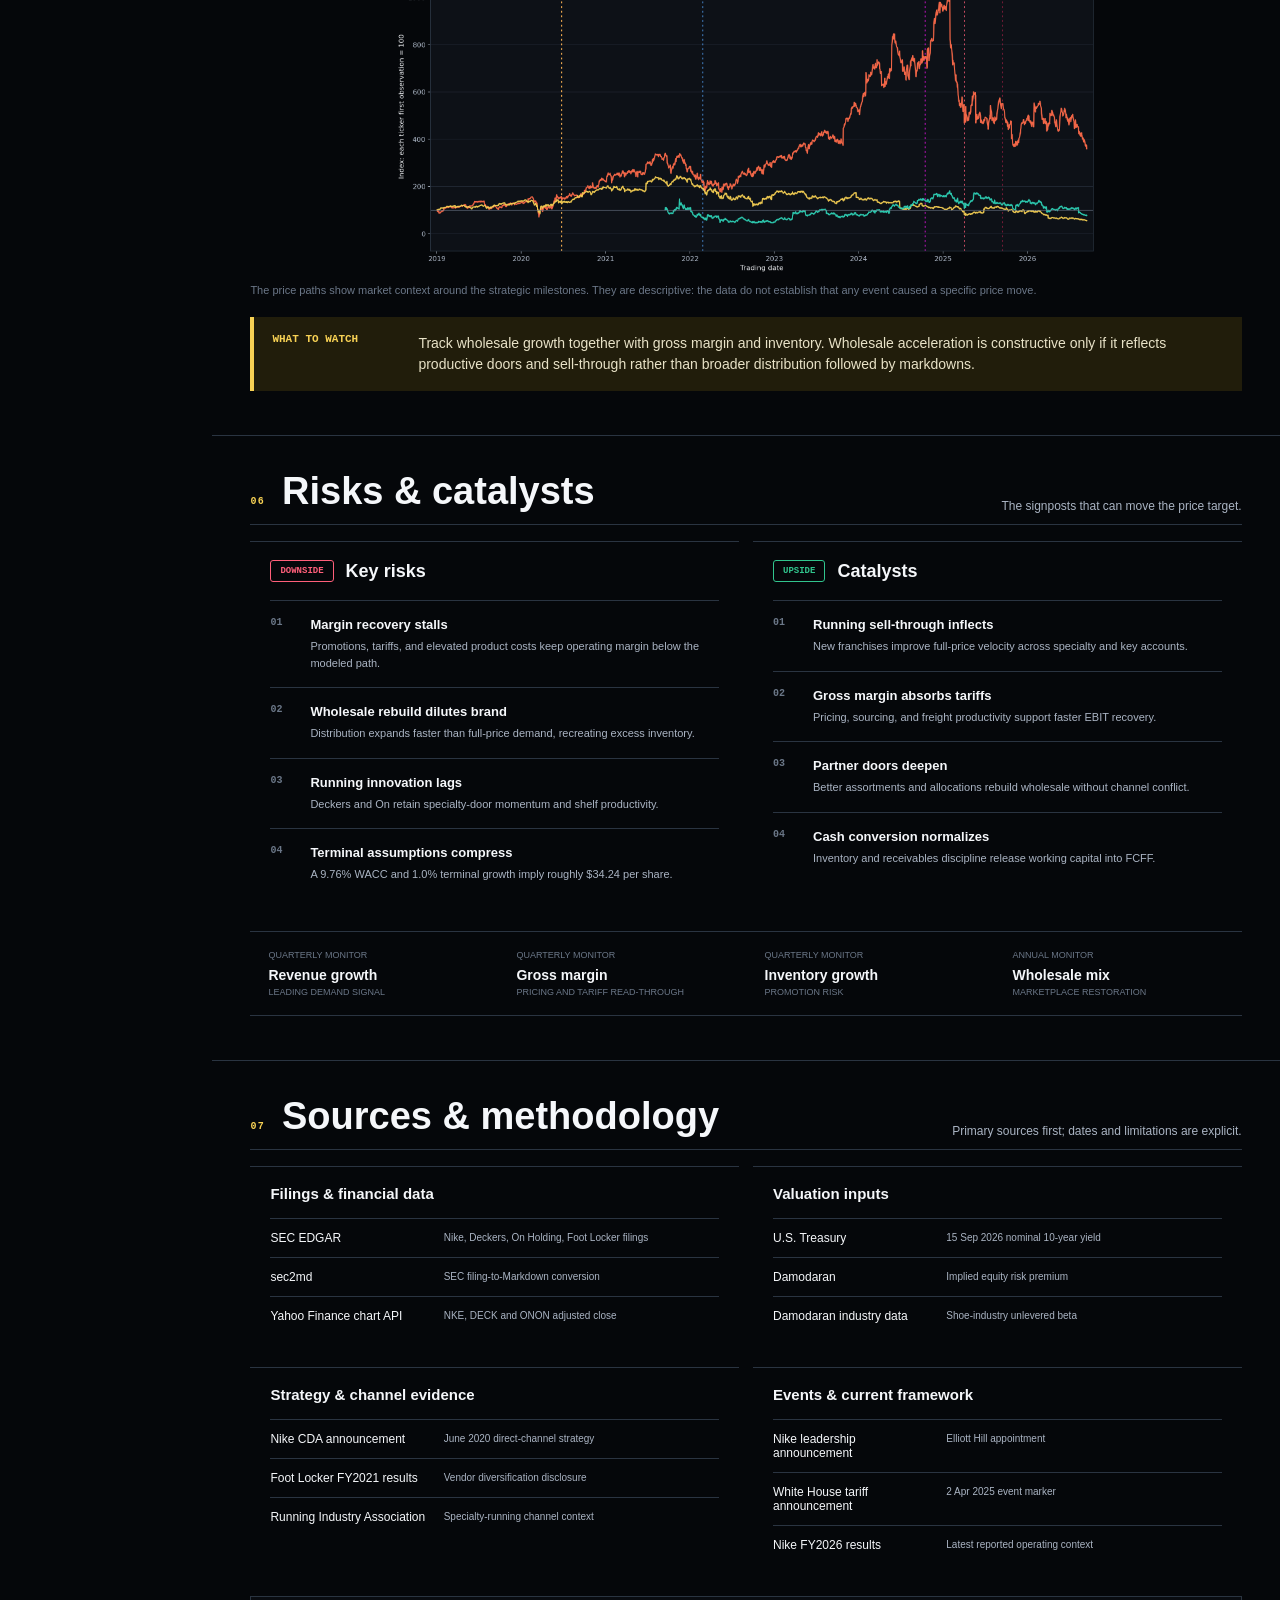
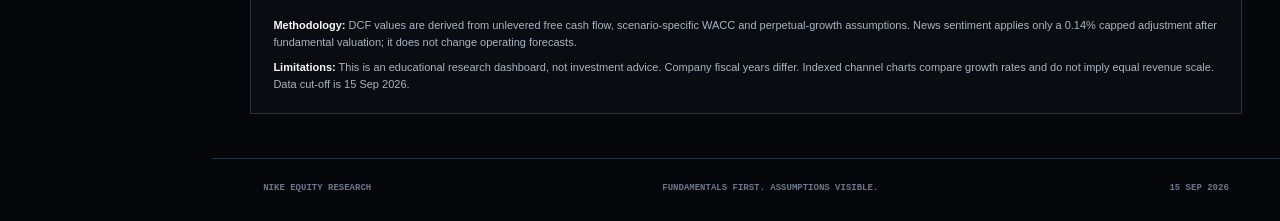
<file: docs/index.html>
<!doctype html>
<html lang="en">
  <head>
    <meta charset="UTF-8" />
    <meta name="viewport" content="width=device-width, initial-scale=1.0" />
    <meta name="description" content="Nike equity research dashboard: valuation, forecasts, distribution shift, catalysts and sources." />
    <title>Nike Equity Research | September 2026</title>
    <link rel="icon" href="assets/favicon.svg" type="image/svg+xml" />
    <link rel="stylesheet" href="styles.css" />
  </head>
  <body>
    <aside class="sidebar" aria-label="Research sections">
      <a class="brand" href="#overview" aria-label="Nike equity research overview">
        <span class="brand-mark"><img src="../data/logo/nike.png" width="2000" height="2000" alt="Nike" /></span>
        <span><strong>NKE</strong><small>Equity Research</small></span>
      </a>
      <nav id="nav">
        <a class="active" href="#overview"><span>01</span>Overview</a>
        <a href="#thesis"><span>02</span>Investment thesis</a>
        <a href="#valuation"><span>03</span>Valuation</a>
        <a href="#forecast"><span>04</span>Operating forecast</a>
        <a href="#distribution"><span>05</span>CDA case study</a>
        <a href="#risks"><span>06</span>Risks & catalysts</a>
        <a href="#sources"><span>07</span>Sources</a>
      </nav>
      <div class="sidebar-foot">
        <span>As of 15 Sep 2026</span>
        <span>USD unless stated</span>
      </div>
    </aside>

    <button class="mobile-nav" id="mobileNav" aria-label="Open navigation" aria-expanded="false">Menu</button>

    <main>
      <section id="overview" class="section overview-section">
        <header class="report-header">
          <div>
            <div class="eyebrow">Consumer discretionary / footwear</div>
            <h1>NIKE, Inc.</h1>
            <p class="lede">A recovery valuation with little room for execution error.</p>
          </div>
          <div class="report-meta">
            <span>NYSE: NKE</span>
            <span>DCF + channel research</span>
            <span>15 Sep 2026</span>
          </div>
        </header>

        <div class="metric-strip">
          <article><span>Reference price</span><strong>$36.22</strong><small>Adjusted close</small></article>
          <article><span>Base target</span><strong>$40.10</strong><small>12-month framework</small></article>
          <article><span>Implied upside</span><strong class="positive">+10.7%</strong><small>Below Buy threshold</small></article>
          <article><span>Rating</span><strong class="hold">HOLD</strong><small>Buy at ≥15% upside</small></article>
          <article><span>Base WACC</span><strong>8.76%</strong><small>CAPM-derived</small></article>
          <article><span>Terminal value</span><strong>73.8%</strong><small>Of enterprise value</small></article>
        </div>
        <div class="analysis-points">
          <p><b>Rating:</b> Hold. The $40.10 base target offers 10.7% upside, below the 15% Buy threshold.</p>
          <p><b>Core debate:</b> The market needs evidence that product velocity and wholesale productivity can recover together.</p>
          <p><b>Earnings driver:</b> Margin repair matters more than aggressive revenue growth in the base case.</p>
          <p><b>Primary risk:</b> A broad wholesale rebuild could restore volume while weakening full-price economics.</p>
        </div>

        <div class="dashboard-grid overview-grid">
          <article class="panel price-panel">
            <div class="panel-head">
              <div><span class="kicker">Market and valuation</span><h2>Price target range</h2></div>
              <div class="legend inline"><span class="bear-dot">Bear</span><span class="base-dot">Base</span><span class="bull-dot">Bull</span></div>
            </div>
            <img class="research-figure" src="../data/results/dcf_learning/overall_price_target.png" width="1938" height="898" alt="Nike adjusted close and bear, base, and bull DCF price target range" />
            <p class="chart-note">Targets are sentiment-adjusted DCF outputs. The price path is intentionally not simulated in the dashboard.</p>
          </article>

          <article class="panel rating-panel">
            <div class="panel-head"><div><span class="kicker">Recommendation</span><h2>Overall rating</h2></div></div>
            <img class="research-figure rating-figure" src="../data/results/dcf_learning/overall_rating.png" width="992" height="738" alt="Overall DCF rating gauge showing Hold with 10.7 percent upside" />
            <div class="rating-scale"><span>SELL<br><b>&lt; -15%</b></span><span>HOLD<br><b>-15% to +15%</b></span><span>BUY<br><b>&gt; +15%</b></span></div>
            <div class="signal-box"><span class="signal hold-signal">Neutral</span><p>Valuation recognizes recovery, but the base case does not clear the required return hurdle.</p></div>
          </article>
        </div>

        <div class="analyst-line">
          <span>Analyst view</span>
          <p>The market already prices part of the turnaround. The debate is less about survival and more about the pace of margin repair, wholesale re-engagement, and sustainable running-product momentum.</p>
        </div>
      </section>

      <section id="thesis" class="section">
        <div class="section-title"><div><span class="section-number">02</span><h2>Investment thesis</h2></div><p>Three questions define the recommendation.</p></div>
        <div class="thesis-grid">
          <article class="thesis-card">
            <span class="thesis-index">01 / Demand</span>
            <h3>Can product velocity return?</h3>
            <p>Base revenue growth rebuilds from 2.0% in FY2027 to 3.5% in FY2029 before normalizing. That is a measured recovery, not a return to peak-category dominance.</p>
            <div class="thesis-tag neutral">Base case: gradual</div>
          </article>
          <article class="thesis-card">
            <span class="thesis-index">02 / Margin</span>
            <h3>Can scale become earnings again?</h3>
            <p>Operating margin is modeled at 9.0% in FY2027 and 12.0% by FY2031, still below FY2024's 12.3%. The valuation requires repair without assuming a new peak.</p>
            <div class="thesis-tag positive-bg">Evidence required</div>
          </article>
          <article class="thesis-card">
            <span class="thesis-index">03 / Channel</span>
            <h3>Can wholesale trust be rebuilt?</h3>
            <p>Competitors compounded into physical distribution while Nike emphasized direct channels. “Win Now” must improve shelf presence without recreating promotional inventory pressure.</p>
            <div class="thesis-tag negative-bg">Execution risk</div>
          </article>
        </div>
        <div class="evidence-table-wrap panel">
          <table class="research-table">
            <thead><tr><th>Debate</th><th>Evidence in the model</th><th>What changes the view</th><th>Current read</th></tr></thead>
            <tbody>
              <tr><td>Top-line recovery</td><td>2.0%–3.5% base growth through FY2031</td><td>Running launches and wholesale sell-through</td><td><span class="status neutral-status">Unproven</span></td></tr>
              <tr><td>Margin repair</td><td>9.0% to 12.0% operating margin</td><td>Full-price mix, tariffs, product costs</td><td><span class="status positive-status">Possible</span></td></tr>
              <tr><td>Channel reset</td><td>Direct mix fell to 39.2% in FY2026</td><td>Partner doors, allocation depth, inventory</td><td><span class="status neutral-status">Early</span></td></tr>
              <tr><td>Valuation support</td><td>$40.10 base target; 10.7% upside</td><td>Lower WACC or stronger terminal economics</td><td><span class="status neutral-status">Balanced</span></td></tr>
            </tbody>
          </table>
        </div>
      </section>

      <section id="valuation" class="section">
        <div class="section-title"><div><span class="section-number">03</span><h2>Valuation</h2></div><p>Scenario DCF with a small, capped sentiment overlay.</p></div>
        <div class="analysis-points analysis-points-numbered">
          <p><b>Recommendation:</b> Hold. The base target provides 10.7% upside, below the 15% Buy hurdle.</p>
          <p><b>Base value:</b> $40.10 per share at 8.76% WACC and 2.0% perpetual growth.</p>
          <p><b>What breaks it:</b> A sustained 7.5%–9.0% margin range produces the $25.62 bear case.</p>
          <p><b>What changes it:</b> A credible path to 14% FY2031 margin supports the $52.85 bull case.</p>
        </div>
        <div class="decision-split">
          <div class="decision-table">
            <span class="kicker">Scenario decision table</span>
            <table class="research-table">
              <thead><tr><th>Case</th><th>Value</th><th>Key requirement</th><th>Investment read</th></tr></thead>
              <tbody>
                <tr><td>Bear</td><td class="negative">$25.62</td><td>7.5%–9.0% operating margin persists</td><td>Turnaround fails to earn its cost of capital</td></tr>
                <tr><td>Base</td><td class="hold">$40.10</td><td>12.0% FY2031 margin; 2.0% terminal growth</td><td>Recovery is recognized, but upside is insufficient for Buy</td></tr>
                <tr><td>Bull</td><td class="positive">$52.85</td><td>14.0% FY2031 margin; 2.5% terminal growth</td><td>Requires sustained product and channel execution</td></tr>
              </tbody>
            </table>
            <div class="micro-pointers"><span><b>Terminal exposure</b>73.8% of enterprise value</span><span><b>Most sensitive inputs</b>WACC, terminal growth, margin</span><span><b>Sentiment overlay</b>0.14%, capped and non-fundamental</span></div>
            <div class="analyst-line">
              <span>Analyst view</span>
              <p>Valuation is not saying Nike is cheap; it is saying the market already gives partial credit for a recovery. The missing proof is durable earnings quality: product-led demand, full-price sell-through, and a wholesale rebuild that does not add markdown risk.</p>
            </div>
          </div>
          <div class="decision-sidebar">
            <article class="decision-chart">
              <div class="panel-head"><div><span class="kicker">Supporting evidence</span><h3>Sensitivity: WACC vs. terminal growth</h3></div><span class="unit">USD / share</span></div>
              <img class="research-figure" src="../data/results/dcf_learning/sensitivity.png" width="1296" height="818" alt="DCF value per share sensitivity to WACC and terminal growth" />
              <p class="chart-note">Base cell: 8.76% WACC and 2.0% terminal growth. Use this chart to pressure-test the table, not to select an assumption without a business rationale.</p>
            </article>
          </div>
        </div>
      </section>

      <section id="forecast" class="section">
        <div class="section-title"><div><span class="section-number">04</span><h2>Operating forecast</h2></div><p>A conservative recovery path, shown explicitly.</p></div>
        <div class="analysis-points analysis-points-numbered">
          <p><b>Revenue:</b> 2.8% FY2026–FY2031 CAGR; no return to historic category-growth assumptions.</p>
          <p><b>Margin:</b> 8.2% to 12.0%; recovery still ends below FY2024’s 12.3% operating margin.</p>
          <p><b>Cash flow:</b> FCFF reaches $4.79B in FY2031, with execution relying on normalized working capital.</p>
          <p><b>Disconfirming signal:</b> Higher wholesale volume with falling gross margin would weaken the forecast quality.</p>
        </div>
        <div class="decision-split">
          <div class="decision-table">
            <span class="kicker">Base-case operating bridge</span>
            <div class="table-scroll"><table class="research-table forecast-table"><thead><tr><th></th><th>FY2026A</th><th>FY2027E</th><th>FY2028E</th><th>FY2029E</th><th>FY2030E</th><th>FY2031E</th></tr></thead><tbody>
            <tr><td>Revenue</td><td>46.40</td><td>47.33</td><td>48.75</td><td>50.45</td><td>51.97</td><td>53.26</td></tr>
            <tr><td>Growth</td><td>0.2%</td><td>2.0%</td><td>3.0%</td><td>3.5%</td><td>3.0%</td><td>2.5%</td></tr>
            <tr><td>Operating margin</td><td>8.2%</td><td>9.0%</td><td>10.0%</td><td>11.0%</td><td>11.5%</td><td>12.0%</td></tr>
            <tr><td>NOPAT</td><td>3.03</td><td>3.32</td><td>3.80</td><td>4.33</td><td>4.66</td><td>4.99</td></tr>
            <tr><td>FCFF</td><td>2.02</td><td>3.17</td><td>3.59</td><td>4.08</td><td>4.44</td><td>4.79</td></tr>
            </tbody></table></div>
            <div class="micro-pointers"><span><b>Margin repair</b>+380 bps from FY2026</span><span><b>Revenue growth</b>Peaks at 3.5% in FY2029</span><span><b>Cash conversion</b>FCFF grows faster than revenue</span></div>
            <div class="analyst-line">
              <span>Analyst view</span>
              <p>The model asks for 382 basis points of operating-margin recovery by FY2031 while revenue grows only 2.8% annually. Margin execution is therefore the primary earnings lever and the clearest source of forecast risk.</p>
            </div>
          </div>
          <div class="decision-sidebar">
            <article class="decision-chart">
              <div class="panel-head"><div><span class="kicker">Supporting evidence</span><h3>Operating-margin path</h3></div><span class="unit">Percent</span></div>
              <img class="research-figure" src="../data/results/dcf_learning/forecast_operating_margin.png" width="1298" height="738" alt="Nike base-case operating margin forecast through FY2031" />
              <p class="chart-note">The central operating call is margin recovery, not exceptional revenue growth. The chart exists to test that explicit forecast path.</p>
            </article>
          </div>
        </div>
      </section>

      <section id="distribution" class="section">
        <div class="section-title"><div><span class="section-number">05</span><h2>CDA case study</h2></div><p>How competitors captured wholesale growth while Nike prioritized Direct.</p></div>
        <div class="case-summary">
          <div class="case-heading">
            <span class="kicker">FY2021–FY2024 wholesale evidence</span>
            <h3>Competitors compounded through the channel Nike de-emphasized</h3>
            <p>Nike’s Consumer Direct Acceleration increased owned-channel emphasis. Public filings show a sharp divergence in reported wholesale growth after FY2021, alongside retailer diversification.</p>
          </div>
          <div class="capture-metrics">
            <div class="capture deckers-capture"><span>Deckers</span><strong>+178%</strong><small>40.6% CAGR</small></div>
            <div class="capture on-capture"><span>On</span><strong>+206%</strong><small>45.3% CAGR</small></div>
            <div class="capture nike-capture"><span>Nike</span><strong>+7.2%</strong><small>2.3% CAGR</small></div>
          </div>
        </div>
        <div class="case-evidence">
          <div><span>01 / Strategic move</span><strong>Direct mix +12.1 pts</strong><p>Nike Direct share rose from 31.6% in FY2019 to 43.8% in FY2023.</p></div>
          <div><span>02 / Retail response</span><strong>Foot Locker −16 pts</strong><p>Nike’s share of Foot Locker merchandise purchases fell from 75% in 2020 to 59% in 2024.</p></div>
          <div><span>03 / Competitor capture</span><strong>40%–45% CAGR</strong><p>Deckers and On expanded reported wholesale revenue far faster than Nike from FY2021 to FY2024.</p></div>
          <div><span>04 / Recovery signal</span><strong>Direct mix −4.5 pts</strong><p>Nike Direct share reset from its FY2023 peak to 39.2% in FY2026 as wholesale returned to focus.</p></div>
        </div>
        <div class="decision-split case-decision">
          <div class="decision-table">
            <span class="kicker">Competitor capture: FY2021–FY2024</span>
            <table class="research-table">
              <thead><tr><th>Company</th><th>Wholesale growth</th><th>Wholesale CAGR</th><th>Research interpretation</th></tr></thead>
              <tbody>
                <tr><td>Deckers</td><td class="positive">+178%</td><td>40.6%</td><td>Specialty-running distribution grew rapidly while Nike de-emphasized the channel.</td></tr>
                <tr><td>On</td><td class="positive">+206%</td><td>45.3%</td><td>Strong wholesale expansion is consistent with new-door and category momentum.</td></tr>
                <tr><td>Nike</td><td class="hold">+7.2%</td><td>2.3%</td><td>Wholesale grew far more slowly through the same comparison period.</td></tr>
              </tbody>
            </table>
            <div class="micro-pointers"><span><b>Evidence strength</b>Clear divergence in disclosed channel growth</span><span><b>What it does not prove</b>A one-for-one transfer of Nike sales</span><span><b>Other drivers</b>Innovation, category growth, and fiscal calendars</span></div>
            <div class="analyst-line">
              <span>Analyst view</span>
              <p>Deckers and On did not merely grow alongside Nike: their disclosed wholesale revenue grew 40%–45% annually from FY2021 to FY2024 while Nike grew 2.3%. This is strong evidence of channel opportunity being available to competitors, but it remains correlation rather than a measured transfer of Nike demand.</p>
            </div>
          </div>
          <div class="decision-sidebar">
            <article class="decision-chart">
              <div class="panel-head"><div><span class="kicker">Supporting evidence</span><h3>Competitors scaled into wholesale</h3></div><span class="unit">Index: first available year = 100</span></div>
              <img class="research-figure" src="../data/results/distribution_case_study_learning/wholesale_index.png" width="1618" height="898" alt="Indexed wholesale revenue growth for Deckers, Nike, and On from 2019 through 2024" />
              <p class="chart-note">Deckers and Nike index from 2019; On indexes from 2021, its first comparable year. The chart compares growth rather than absolute revenue.</p>
            </article>
          </div>
        </div>

        <div class="decision-split case-decision">
          <div class="decision-table">
            <span class="kicker">Marketplace reset: what changed</span>
            <table class="research-table">
              <thead><tr><th>Indicator</th><th>Then</th><th>Now</th><th>Research interpretation</th></tr></thead>
              <tbody>
                <tr><td>Nike Direct share</td><td>31.6% FY2019</td><td class="hold">43.8% FY2023 peak</td><td>Consumer Direct Acceleration materially increased owned-channel mix.</td></tr>
                <tr><td>Nike Direct share</td><td>43.8% FY2023 peak</td><td class="positive">39.2% FY2026</td><td>Mix reset signals the wholesale rebuild; it does not yet prove door productivity.</td></tr>
                <tr><td>Foot Locker Nike purchase share</td><td>75% in 2020</td><td class="negative">59% in 2024</td><td>Retailer diversification created space for alternative performance brands.</td></tr>
                <tr><td>Nike wholesale revenue</td><td>$25.9B FY2025</td><td class="positive">$27.5B FY2026</td><td>Early recovery is visible, but must be tested against full-price sell-through.</td></tr>
              </tbody>
            </table>
            <div class="micro-pointers"><span><b>Retail evidence</b>Foot Locker concentration fell 16 points</span><span><b>Recovery test</b>Growth with stable gross margin and inventory</span><span><b>Key monitor</b>Productive doors and independent sell-through</span></div>
            <div class="analyst-line">
              <span>Analyst view</span>
              <p>Nike’s Direct mix has already fallen from its FY2023 peak, while FY2026 wholesale revenue increased 6.1%. The next proof point is quality: sales must grow through productive doors without a new round of inventory pressure or gross-margin erosion.</p>
            </div>
          </div>
          <div class="decision-sidebar">
            <article class="decision-chart">
              <div class="panel-head"><div><span class="kicker">Supporting evidence</span><h3>Foot Locker’s Nike concentration</h3></div><span class="unit">% of purchases</span></div>
              <img class="research-figure" src="../data/results/distribution_case_study_learning/foot_locker.png" width="1298" height="658" alt="Foot Locker share of merchandise purchases from Nike" />
              <p class="chart-note">A lower vendor share is consistent with retailer diversification after allocations fell. It does not, by itself, prove that consumers shifted brands.</p>
            </article>
          </div>
        </div>

        <div class="event-timeline panel">
          <div class="panel-head"><div><span class="kicker">Strategic timeline</span><h3>Decisions, disruption, response</h3></div></div>
          <div class="timeline-track">
            <article><time>JUN 2020</time><span class="event-dot strategy-event"></span><h4>Consumer Direct Acceleration</h4><p>Nike prioritizes owned digital, direct channels, and selected strategic partners.</p></article>
            <article><time>FEB 2022</time><span class="event-dot retailer-event"></span><h4>Foot Locker diversifies</h4><p>The retailer says Nike will represent a lower share of merchandise purchases.</p></article>
            <article><time>OCT 2024</time><span class="event-dot transition-event"></span><h4>Elliott Hill returns</h4><p>Leadership shifts toward marketplace restoration and product-led growth.</p></article>
            <article><time>APR 2025</time><span class="event-dot macro-event"></span><h4>“Liberation Day” tariffs</h4><p>Import-cost pressure raises the hurdle for gross-margin recovery.</p></article>
            <article><time>SEP 2025</time><span class="event-dot execution-event"></span><h4>Win Now priorities</h4><p>Running and wholesale relationships move to the front of the reset.</p></article>
          </div>
        </div>
  
          <img class="research-figure" src="../data/results/distribution_case_study_learning/equity_prices_with_events.png" width="2258" height="1058" alt="Nike, Deckers, and On indexed share prices with selected strategic event markers" />
          <p class="chart-note">The price paths show market context around the strategic milestones. They are descriptive: the data do not establish that any event caused a specific price move.</p>
        <div class="analyst-line">
          <span>What to watch</span>
          <p>Track wholesale growth together with gross margin and inventory. Wholesale acceleration is constructive only if it reflects productive doors and sell-through rather than broader distribution followed by markdowns.</p>
        </div>
      </section>

      <section id="risks" class="section">
        <div class="section-title"><div><span class="section-number">06</span><h2>Risks & catalysts</h2></div><p>The signposts that can move the price target.</p></div>
        <div class="risk-grid">
          <div class="risk-column">
            <h3><span class="signal negative-signal">Downside</span> Key risks</h3>
            <article><span>01</span><div><h4>Margin recovery stalls</h4><p>Promotions, tariffs, and elevated product costs keep operating margin below the modeled path.</p></div></article>
            <article><span>02</span><div><h4>Wholesale rebuild dilutes brand</h4><p>Distribution expands faster than full-price demand, recreating excess inventory.</p></div></article>
            <article><span>03</span><div><h4>Running innovation lags</h4><p>Deckers and On retain specialty-door momentum and shelf productivity.</p></div></article>
            <article><span>04</span><div><h4>Terminal assumptions compress</h4><p>A 9.76% WACC and 1.0% terminal growth imply roughly $34.24 per share.</p></div></article>
          </div>
          <div class="risk-column">
            <h3><span class="signal positive-signal">Upside</span> Catalysts</h3>
            <article><span>01</span><div><h4>Running sell-through inflects</h4><p>New franchises improve full-price velocity across specialty and key accounts.</p></div></article>
            <article><span>02</span><div><h4>Gross margin absorbs tariffs</h4><p>Pricing, sourcing, and freight productivity support faster EBIT recovery.</p></div></article>
            <article><span>03</span><div><h4>Partner doors deepen</h4><p>Better assortments and allocations rebuild wholesale without channel conflict.</p></div></article>
            <article><span>04</span><div><h4>Cash conversion normalizes</h4><p>Inventory and receivables discipline release working capital into FCFF.</p></div></article>
          </div>
        </div>
        <div class="monitor-panel panel">
          <div><span>Quarterly monitor</span><strong>Revenue growth</strong><small>Leading demand signal</small></div>
          <div><span>Quarterly monitor</span><strong>Gross margin</strong><small>Pricing and tariff read-through</small></div>
          <div><span>Quarterly monitor</span><strong>Inventory growth</strong><small>Promotion risk</small></div>
          <div><span>Annual monitor</span><strong>Wholesale mix</strong><small>Marketplace restoration</small></div>
        </div>
      </section>

      <section id="sources" class="section sources-section">
        <div class="section-title"><div><span class="section-number">07</span><h2>Sources & methodology</h2></div><p>Primary sources first; dates and limitations are explicit.</p></div>
        <div class="source-grid">
          <article class="source-group"><h3>Filings & financial data</h3>
            <a href="https://www.sec.gov/search-filings" target="_blank" rel="noreferrer"><span>SEC EDGAR</span><small>Nike, Deckers, On Holding, Foot Locker filings</small></a>
            <a href="https://github.com/lucasastorian/sec2md" target="_blank" rel="noreferrer"><span>sec2md</span><small>SEC filing-to-Markdown conversion</small></a>
            <a href="https://query2.finance.yahoo.com/v8/finance/chart/NKE" target="_blank" rel="noreferrer"><span>Yahoo Finance chart API</span><small>NKE, DECK and ONON adjusted close</small></a>
          </article>
          <article class="source-group"><h3>Valuation inputs</h3>
            <a href="https://home.treasury.gov/resource-center/data-chart-center/interest-rates/TextView?field_tdr_date_value=2026&type=daily_treasury_yield_curve" target="_blank" rel="noreferrer"><span>U.S. Treasury</span><small>15 Sep 2026 nominal 10-year yield</small></a>
            <a href="https://pages.stern.nyu.edu/adamodar/New_Home_Page/home.htm" target="_blank" rel="noreferrer"><span>Damodaran</span><small>Implied equity risk premium</small></a>
            <a href="https://pages.stern.nyu.edu/adamodar/New_Home_Page/datafile/Betas.html" target="_blank" rel="noreferrer"><span>Damodaran industry data</span><small>Shoe-industry unlevered beta</small></a>
          </article>
          <article class="source-group"><h3>Strategy & channel evidence</h3>
            <a href="https://investors.nike.com/investors/news-events-and-reports/investor-news/investor-news-details/2020/Nike-Announces-Senior-Leadership-Changes-to-Unlock-Future-Growth-Through-the-Consumer-Direct-Acceleration/default.aspx" target="_blank" rel="noreferrer"><span>Nike CDA announcement</span><small>June 2020 direct-channel strategy</small></a>
            <a href="https://investors.footlocker-inc.com/news-releases/news-release-details/foot-locker-inc-reports-2021-fourth-quarter-and-full-year" target="_blank" rel="noreferrer"><span>Foot Locker FY2021 results</span><small>Vendor diversification disclosure</small></a>
            <a href="https://runningindustry.org/news/ria-report-running-specialty-sees-solid-gains-in-2022" target="_blank" rel="noreferrer"><span>Running Industry Association</span><small>Specialty-running channel context</small></a>
          </article>
          <article class="source-group"><h3>Events & current framework</h3>
            <a href="https://about.nike.com/en/newsroom/releases/nike-inc-announces-return-of-long-time-nike-veteran-elliott-hill-as-president-and-ceo" target="_blank" rel="noreferrer"><span>Nike leadership announcement</span><small>Elliott Hill appointment</small></a>
            <a href="https://www.whitehouse.gov/fact-sheets/2025/04/fact-sheet-president-donald-j-trump-declares-national-emergency-to-increase-our-competitive-edge-protect-our-sovereignty-and-strengthen-our-national-and-economic-security/" target="_blank" rel="noreferrer"><span>White House tariff announcement</span><small>2 Apr 2025 event marker</small></a>
            <a href="https://investors.nike.com/investors/news-events-and-reports/investor-news/investor-news-details/2026/NIKE-Inc--Reports-Fiscal-2026-Fourth-Quarter-and-Full-Year-Results/default.aspx" target="_blank" rel="noreferrer"><span>Nike FY2026 results</span><small>Latest reported operating context</small></a>
          </article>
        </div>
        <div class="disclosure">
          <p><strong>Methodology:</strong> DCF values are derived from unlevered free cash flow, scenario-specific WACC and perpetual-growth assumptions. News sentiment applies only a 0.14% capped adjustment after fundamental valuation; it does not change operating forecasts.</p>
          <p><strong>Limitations:</strong> This is an educational research dashboard, not investment advice. Company fiscal years differ. Indexed channel charts compare growth rates and do not imply equal revenue scale. Data cut-off is 15 Sep 2026.</p>
        </div>
      </section>

      <footer><span>Nike Equity Research</span><span>Fundamentals first. Assumptions visible.</span><span>15 Sep 2026</span></footer>
    </main>
    <script src="app.js"></script>
  </body>
</html>
</file>
<file: docs/styles.css>
:root {
  --bg: #05070a;
  --panel: #0d1117;
  --panel-2: #111720;
  --text: #f5f7fa;
  --muted: #aab4c3;
  --grid: #2a3441;
  --reference: #6b7788;
  --nike: #f7d154;
  --deckers: #ff6b4a;
  --on: #2ed3b7;
  --footlocker: #55a7ff;
  --violet: #c58cff;
  --cyan: #25c2f5;
  --positive: #31c48d;
  --negative: #ff5f7a;
  --sidebar: 244px;
  --radius: 6px;
  font-family: Inter, ui-sans-serif, -apple-system, BlinkMacSystemFont, "Segoe UI", sans-serif;
  color-scheme: dark;
}

* { box-sizing: border-box; }
html { scroll-behavior: smooth; }
body { margin: 0; background: var(--bg); color: var(--text); letter-spacing: 0; }
body::before { content: ""; position: fixed; inset: 0; pointer-events: none; opacity: .16; background-image: linear-gradient(rgba(255,255,255,.018) 1px, transparent 1px), linear-gradient(90deg, rgba(255,255,255,.018) 1px, transparent 1px); background-size: 32px 32px; }
a { color: inherit; }
button, input, select { font: inherit; }

.sidebar { position: fixed; inset: 0 auto 0 0; width: var(--sidebar); padding: 26px 18px 22px; border-right: 1px solid var(--grid); background: rgba(5,7,10,.97); z-index: 20; display: flex; flex-direction: column; }
.brand { display: flex; align-items: center; gap: 12px; padding: 0 10px 24px; border-bottom: 1px solid var(--grid); text-decoration: none; }
.brand-mark { width: 42px; height: 42px; display: grid; place-items: center; background: var(--text); border-radius: 4px; }
.brand-mark img { width: 28px; height: 28px; object-fit: contain; }
.brand strong { display: block; font-size: 17px; }
.brand small { display: block; color: var(--muted); font-size: 11px; margin-top: 3px; }
nav { display: grid; gap: 4px; margin-top: 24px; }
nav a { position: relative; display: flex; align-items: center; gap: 12px; min-height: 42px; padding: 0 10px; border-radius: 4px; color: var(--muted); font-size: 13px; text-decoration: none; transition: .2s ease; }
nav a span { color: var(--reference); font: 600 10px ui-monospace, SFMono-Regular, Menlo, monospace; }
nav a:hover, nav a.active { background: var(--panel-2); color: var(--text); }
nav a.active::before { content: ""; position: absolute; left: -18px; width: 2px; height: 24px; background: var(--nike); }
nav a.active span { color: var(--nike); }
.sidebar-foot { margin-top: auto; display: grid; gap: 6px; padding: 18px 10px 0; border-top: 1px solid var(--grid); color: var(--reference); font: 500 10px ui-monospace, SFMono-Regular, Menlo, monospace; text-transform: uppercase; }
.mobile-nav { display: none; }

main { margin-left: var(--sidebar); position: relative; }
.section { min-height: 100vh; padding: 56px clamp(28px, 4vw, 68px) 72px; border-bottom: 1px solid var(--grid); scroll-margin-top: 0; }
.overview-section { padding-top: 38px; }
.report-header { display: flex; align-items: flex-end; justify-content: space-between; gap: 30px; padding-bottom: 28px; }
.eyebrow, .kicker, .section-number { color: var(--nike); font: 700 10px ui-monospace, SFMono-Regular, Menlo, monospace; letter-spacing: .13em; text-transform: uppercase; }
h1 { margin: 8px 0 0; font-size: clamp(42px, 6vw, 76px); line-height: .92; letter-spacing: 0; }
.lede { margin: 14px 0 0; color: var(--muted); font-size: 18px; }
.report-meta { display: grid; gap: 7px; text-align: right; color: var(--muted); font: 600 11px ui-monospace, SFMono-Regular, Menlo, monospace; text-transform: uppercase; }

.metric-strip { display: grid; grid-template-columns: repeat(6, minmax(0, 1fr)); border: 1px solid var(--grid); background: var(--panel); border-radius: var(--radius); overflow: hidden; }
.metric-strip article { min-width: 0; padding: 17px 16px; border-right: 1px solid var(--grid); }
.metric-strip article:last-child { border-right: 0; }
.metric-strip span, .metric-strip small { display: block; color: var(--muted); font-size: 10px; text-transform: uppercase; }
.metric-strip strong { display: block; margin: 7px 0 4px; font-size: clamp(20px, 2.2vw, 30px); line-height: 1; }
.metric-strip .positive { color: var(--positive); }
.metric-strip .hold { color: var(--nike); }

.dashboard-grid { display: grid; gap: 14px; margin-top: 14px; }
.overview-grid { grid-template-columns: minmax(0, 1.75fr) minmax(280px, .75fr); }
.valuation-grid { grid-template-columns: 1fr 1fr; }
.chart-grid { grid-template-columns: repeat(2, minmax(0, 1fr)); }
.sensitivity-panel { grid-column: 1 / -1; }
.forecast-grid { grid-template-columns: 1.45fr .75fr; }
.distribution-grid { grid-template-columns: 1.35fr .8fr; }
.distribution-main { grid-row: span 2; }
.panel { background: var(--panel); border: 1px solid var(--grid); border-radius: var(--radius); padding: 22px; }
.panel-head { display: flex; align-items: flex-start; justify-content: space-between; gap: 16px; margin-bottom: 18px; }
.panel h2, .panel h3 { margin: 5px 0 0; font-size: 19px; line-height: 1.2; }
.unit { color: var(--reference); font: 600 10px ui-monospace, SFMono-Regular, Menlo, monospace; text-transform: uppercase; white-space: nowrap; }
.chart { width: 100%; min-height: 275px; }
.large-chart { min-height: 365px; }
.chart svg { width: 100%; height: 100%; overflow: visible; display: block; }
.research-figure { display: block; width: 100%; height: auto; border: 1px solid rgba(42,52,65,.72); border-radius: 4px; background: #05070a; }
.rating-figure { width: min(100%, 410px); margin: 0 auto; aspect-ratio: 4 / 3; object-fit: contain; }
.dcf-dashboard-panel { grid-column: 1 / -1; }
.event-price-panel { margin-top: 14px; }
.target-range { display: grid; gap: 18px; min-height: 264px; padding: 24px 8px; }
.target-row { display: grid; grid-template-columns: 58px 1fr auto 58px; gap: 12px; align-items: center; color: var(--muted); font-size: 12px; }
.target-row span { color: var(--text); font-weight: 700; }.target-row i { height: 7px; border-radius: 2px; background: currentColor; }.target-row strong { font-size: 25px; }.target-row small { text-align: right; font: 600 10px ui-monospace, SFMono-Regular, Menlo, monospace; }
.bear-target { color: var(--negative); }.base-target { color: var(--nike); }.bull-target { color: var(--positive); }
.model-summary { display: grid; grid-template-columns: repeat(3, 1fr); gap: 1px; background: var(--grid); border: 1px solid var(--grid); }
.model-summary div { min-height: 138px; padding: 20px; background: var(--panel-2); }.model-summary span, .model-summary small { display: block; color: var(--muted); font-size: 10px; text-transform: uppercase; }.model-summary strong { display: block; margin: 10px 0 8px; font-size: clamp(25px, 3vw, 38px); }.model-summary .positive { color: var(--positive); }.model-summary .negative { color: var(--negative); }.model-summary .hold { color: var(--nike); }
.chart-note { margin: 11px 0 0; color: var(--reference); font-size: 11px; line-height: 1.45; }
.legend { display: flex; align-items: center; flex-wrap: wrap; gap: 13px; color: var(--muted); font-size: 10px; }
.legend span::before { content: ""; width: 7px; height: 7px; border-radius: 50%; display: inline-block; margin-right: 6px; }
.market-dot::before { background: var(--text); }.bear-dot::before { background: var(--negative); }.base-dot::before { background: var(--nike); }.bull-dot::before { background: var(--positive); }
.revenue-dot::before { background: var(--footlocker); }.margin-dot::before { background: var(--nike); }

.rating-panel { display: flex; flex-direction: column; }
.rating-gauge { display: grid; place-items: center; padding: 10px 0 2px; }
.gauge-arc { position: relative; width: 230px; height: 115px; overflow: hidden; margin: 0 auto 8px; }
.gauge-arc::before { content: ""; position: absolute; width: 206px; height: 206px; left: 12px; top: 10px; border-radius: 50%; background: conic-gradient(from 270deg, var(--negative) 0 16.6%, var(--nike) 16.6% 33.3%, var(--positive) 33.3% 50%, transparent 50%); -webkit-mask: radial-gradient(circle at center, transparent 0 68%, #000 69%); mask: radial-gradient(circle at center, transparent 0 68%, #000 69%); }
.needle { position: absolute; width: 4px; height: 82px; left: 113px; bottom: -2px; background: var(--text); transform-origin: 50% 100%; transform: rotate(18deg); border-radius: 3px; }
.needle::after { content: ""; position: absolute; width: 13px; height: 13px; border-radius: 50%; background: var(--text); bottom: -4px; left: -4.5px; }
.rating-gauge strong { font-size: 40px; color: var(--nike); line-height: 1; }
.rating-gauge > span { color: var(--muted); font-size: 12px; margin-top: 7px; }
.rating-scale { display: grid; grid-template-columns: repeat(3, 1fr); text-align: center; margin: 14px 0 18px; color: var(--reference); font-size: 9px; line-height: 1.5; }
.rating-scale b { font-weight: 500; }
.signal-box { margin-top: auto; padding-top: 16px; border-top: 1px solid var(--grid); }
.signal-box p { color: var(--muted); margin: 10px 0 0; font-size: 12px; line-height: 1.5; }
.signal { display: inline-flex; align-items: center; justify-content: center; height: 22px; padding: 0 9px; border: 1px solid currentColor; border-radius: 3px; font: 700 9px ui-monospace, SFMono-Regular, Menlo, monospace; text-transform: uppercase; }
.positive-signal { color: var(--positive); }.negative-signal { color: var(--negative); }.hold-signal { color: var(--nike); }
.analyst-line { display: grid; grid-template-columns: 140px 1fr; gap: 26px; align-items: start; margin-top: 14px; padding: 18px 22px; border-left: 2px solid var(--nike); background: #0b0f14; }
.analyst-line span { color: var(--nike); font: 700 10px ui-monospace, SFMono-Regular, Menlo, monospace; text-transform: uppercase; }
.analyst-line p { margin: 0; color: var(--muted); font-size: 13px; line-height: 1.6; }

.section-title { display: flex; align-items: flex-end; justify-content: space-between; gap: 30px; margin-bottom: 24px; }
.section-title > div { display: flex; align-items: baseline; gap: 17px; }
.section-title h2 { margin: 0; font-size: clamp(30px, 4vw, 49px); letter-spacing: 0; }
.section-title p { max-width: 380px; margin: 0; color: var(--muted); font-size: 13px; text-align: right; }

.thesis-grid { display: grid; grid-template-columns: repeat(3, 1fr); gap: 14px; }
.thesis-card { min-height: 250px; display: flex; flex-direction: column; padding: 24px; border: 1px solid var(--grid); border-top: 2px solid var(--nike); background: var(--panel); border-radius: var(--radius); }
.thesis-index { color: var(--reference); font: 600 10px ui-monospace, SFMono-Regular, Menlo, monospace; text-transform: uppercase; }
.thesis-card h3 { margin: 28px 0 10px; font-size: 21px; }
.thesis-card p { color: var(--muted); font-size: 13px; line-height: 1.6; margin: 0; }
.thesis-tag { align-self: flex-start; margin-top: auto; padding-top: 20px; font: 700 10px ui-monospace, SFMono-Regular, Menlo, monospace; text-transform: uppercase; }
.thesis-tag.neutral { color: var(--nike); }.positive-bg { color: var(--positive); }.negative-bg { color: var(--negative); }
.evidence-table-wrap { margin-top: 14px; overflow: auto; }
.research-table { width: 100%; border-collapse: collapse; font-size: 12px; }
.research-table th { padding: 12px; color: var(--reference); text-align: left; font: 600 10px ui-monospace, SFMono-Regular, Menlo, monospace; text-transform: uppercase; border-bottom: 1px solid var(--grid); }
.research-table td { padding: 14px 12px; color: var(--muted); border-bottom: 1px solid rgba(42,52,65,.65); }
.research-table tbody tr:last-child td { border-bottom: 0; }
.research-table td:first-child { color: var(--text); font-weight: 650; }
.status { display: inline-block; min-width: 62px; padding: 4px 7px; border-radius: 3px; text-align: center; font: 700 9px ui-monospace, SFMono-Regular, Menlo, monospace; text-transform: uppercase; }
.neutral-status { color: var(--nike); background: rgba(247,209,84,.1); }.positive-status { color: var(--positive); background: rgba(49,196,141,.1); }

.value-composition { display: grid; grid-template-columns: 170px 1fr; gap: 28px; align-items: center; min-height: 240px; }
.donut { width: 154px; height: 154px; border-radius: 50%; display: grid; place-items: center; background: conic-gradient(var(--violet) 0 73.8%, var(--footlocker) 73.8% 100%); position: relative; }
.donut::after { content: ""; position: absolute; inset: 19px; border-radius: 50%; background: var(--panel); }
.donut div { z-index: 1; text-align: center; }.donut strong { display: block; font-size: 29px; }.donut span { color: var(--muted); font-size: 10px; text-transform: uppercase; }
.composition-list { display: grid; gap: 20px; }
.composition-list div { position: relative; display: grid; grid-template-columns: 1fr auto; gap: 10px; padding-bottom: 8px; color: var(--muted); font-size: 11px; }
.composition-list strong { color: var(--text); }.composition-list i { position: absolute; left: 0; bottom: 0; width: var(--w); height: 2px; background: var(--violet); }
.composition-list div:first-child i { background: var(--footlocker); }
.composition-list div:last-child i { background: var(--nike); }
.callout { margin: 14px 0 0; padding: 13px 15px; background: var(--panel-2); border-left: 2px solid var(--nike); color: var(--muted); font-size: 12px; line-height: 1.55; }
.callout strong { color: var(--text); }
.insight-list { display: grid; gap: 9px; margin-top: 10px; }
.insight-list p { margin: 0; color: var(--muted); font-size: 11px; line-height: 1.45; }.insight-list strong { color: var(--text); }
.bullet { display: inline-block; width: 7px; height: 7px; border-radius: 50%; margin-right: 7px; }.base-bullet { background: var(--nike); }.bull-bullet { background: var(--positive); }.bear-bullet { background: var(--negative); }
.heatmap { display: grid; grid-template-columns: 78px repeat(5, minmax(68px,1fr)); gap: 5px; min-width: 520px; }
.heatmap > div { min-height: 50px; display: grid; place-items: center; border: 1px solid rgba(255,255,255,.04); border-radius: 3px; font: 600 11px ui-monospace, SFMono-Regular, Menlo, monospace; }
.heatmap .axis { min-height: 28px; color: var(--reference); background: transparent !important; border: 0; font-size: 9px; }
.heatmap .base-cell { outline: 2px solid var(--nike); outline-offset: -2px; color: var(--text); }
.method-strip { display: grid; grid-template-columns: repeat(3, 1fr); gap: 14px; margin-top: 14px; }
.method-strip div { padding: 16px 18px; border: 1px solid var(--grid); background: #090c11; }
.method-strip span { display: block; color: var(--nike); font: 700 9px ui-monospace, SFMono-Regular, Menlo, monospace; text-transform: uppercase; margin-bottom: 8px; }
.method-strip code { color: var(--muted); font-size: 11px; white-space: normal; }

.forecast-takeaways { display: grid; grid-template-columns: repeat(3, 1fr); gap: 1px; margin-top: 12px; background: var(--grid); border: 1px solid var(--grid); }
.forecast-takeaways div { padding: 13px; background: var(--panel-2); }.forecast-takeaways strong { display: block; font-size: 20px; }.forecast-takeaways span { color: var(--muted); font-size: 9px; text-transform: uppercase; }
.table-panel { margin-top: 14px; }.table-scroll { overflow-x: auto; }.forecast-table td:not(:first-child), .forecast-table th:not(:first-child) { text-align: right; }
.big-delta { display: flex; align-items: baseline; gap: 10px; margin: 5px 0 0; }.big-delta strong { font-size: 25px; }.big-delta span { color: var(--muted); font-size: 11px; }
.metric-pair { display: grid; grid-template-columns: 1fr 1fr; border-top: 1px solid var(--grid); margin-top: 8px; padding-top: 13px; }
.metric-pair div:last-child { border-left: 1px solid var(--grid); padding-left: 18px; }.metric-pair span { color: var(--muted); display: block; font-size: 10px; text-transform: uppercase; }.metric-pair strong { display: block; margin-top: 5px; font-size: 23px; }

.event-timeline { margin-top: 14px; overflow: hidden; }
.timeline-track { display: grid; grid-template-columns: repeat(5, minmax(150px,1fr)); position: relative; gap: 18px; padding-top: 24px; overflow-x: auto; }
.timeline-track::before { content: ""; position: absolute; left: 12px; right: 12px; top: 32px; height: 1px; background: var(--grid); }
.timeline-track article { min-width: 145px; position: relative; padding-top: 27px; }.timeline-track time { position: absolute; top: -12px; color: var(--reference); font: 600 9px ui-monospace, SFMono-Regular, Menlo, monospace; }.event-dot { position: absolute; top: 4px; width: 9px; height: 9px; border-radius: 50%; box-shadow: 0 0 0 4px var(--panel); }
.strategy-event { background: #ffb454; }.retailer-event { background: var(--footlocker); }.leadership-event { background: var(--violet); }.transition-event { background: #e714e7; }.macro-event { background: var(--negative); }.execution-event { background: #8b1e3f; }
.timeline-track h4 { margin: 8px 0 7px; font-size: 12px; }.timeline-track p { color: var(--muted); margin: 0; font-size: 10px; line-height: 1.5; }

.risk-grid { display: grid; grid-template-columns: 1fr 1fr; gap: 14px; }
.risk-column { border: 1px solid var(--grid); background: var(--panel); padding: 24px; border-radius: var(--radius); }
.risk-column > h3 { display: flex; align-items: center; gap: 12px; margin: 0 0 18px; font-size: 18px; }
.risk-column article { display: grid; grid-template-columns: 28px 1fr; gap: 12px; padding: 16px 0; border-top: 1px solid var(--grid); }.risk-column article > span { color: var(--reference); font: 600 10px ui-monospace, SFMono-Regular, Menlo, monospace; }.risk-column h4 { margin: 0 0 6px; font-size: 13px; }.risk-column p { margin: 0; color: var(--muted); font-size: 11px; line-height: 1.5; }
.monitor-panel { display: grid; grid-template-columns: repeat(4,1fr); gap: 1px; margin-top: 14px; padding: 0; overflow: hidden; background: var(--grid); }
.monitor-panel div { padding: 18px; background: var(--panel); }.monitor-panel span, .monitor-panel small { display: block; color: var(--reference); font-size: 9px; text-transform: uppercase; }.monitor-panel strong { display: block; margin: 7px 0 4px; font-size: 14px; }

.source-grid { display: grid; grid-template-columns: repeat(2, 1fr); gap: 14px; }
.source-group { border: 1px solid var(--grid); background: var(--panel); padding: 22px; border-radius: var(--radius); }
.source-group h3 { margin: 0 0 16px; font-size: 15px; }
.source-group a { display: grid; grid-template-columns: minmax(130px,.8fr) 1.4fr; gap: 16px; padding: 12px 0; border-top: 1px solid var(--grid); text-decoration: none; }
.source-group a:hover span { color: var(--nike); }.source-group span { font-size: 12px; }.source-group small { color: var(--muted); font-size: 10px; line-height: 1.4; }
.disclosure { margin-top: 14px; padding: 20px 22px; border: 1px solid var(--grid); background: #090c11; }.disclosure p { margin: 0; color: var(--muted); font-size: 11px; line-height: 1.55; }.disclosure p + p { margin-top: 8px; }.disclosure strong { color: var(--text); }
footer { display: flex; justify-content: space-between; gap: 20px; padding: 24px clamp(28px, 4vw, 68px); color: var(--reference); font: 600 9px ui-monospace, SFMono-Regular, Menlo, monospace; text-transform: uppercase; }

/* Dense equity-research workspace */
:root { --sidebar: 212px; }
.sidebar { padding: 20px 14px 18px; }
.brand { padding: 0 8px 18px; }
nav { margin-top: 16px; gap: 2px; }
nav a { min-height: 36px; font-size: 12px; }
.section { min-height: auto; padding: 34px clamp(22px, 3vw, 46px) 44px; }
.overview-section { padding-top: 24px; }
.report-header { padding-bottom: 18px; }
h1 { font-size: clamp(34px, 4.5vw, 58px); }
.lede { margin-top: 9px; font-size: 15px; }
.section-title { margin-bottom: 16px; padding-bottom: 11px; border-bottom: 1px solid var(--grid); }
.section-title h2 { font-size: clamp(25px, 3vw, 38px); }
.section-title p { font-size: 12px; }

.metric-strip { border-width: 1px 0; border-radius: 0; background: transparent; }
.metric-strip article { padding: 12px 13px; }
.metric-strip strong { margin: 5px 0 3px; font-size: clamp(18px, 1.8vw, 25px); }

.dashboard-grid { gap: 22px 26px; margin-top: 22px; }
.overview-grid { grid-template-columns: minmax(0, 2.1fr) minmax(250px, .72fr); }
.valuation-grid, .chart-grid, .forecast-grid, .distribution-grid { grid-template-columns: repeat(2, minmax(0, 1fr)); }
.dcf-dashboard-panel, .sensitivity-panel, .distribution-main { grid-column: auto; grid-row: auto; }
.panel { padding: 0; border: 0; border-radius: 0; background: transparent; }
.panel-head { margin-bottom: 9px; padding-bottom: 8px; border-bottom: 1px solid var(--grid); }
.panel h2, .panel h3 { font-size: 16px; }
.research-figure { max-height: 330px; object-fit: contain; border: 0; border-radius: 0; background: transparent; }
.price-panel .research-figure, .event-price-panel .research-figure { max-height: 410px; }
.rating-figure { max-height: 280px; width: 100%; }
.rating-scale { margin: 5px 0 10px; }
.signal-box { padding-top: 10px; }
.chart-note { margin-top: 7px; }
.callout { margin-top: 8px; padding: 10px 12px; }
.insight-list { margin-top: 8px; }

.analyst-line { grid-template-columns: 120px 1fr; margin-top: 18px; padding: 16px 18px; border-left-width: 4px; background: #211d0b; }
.analyst-line span { font-size: 11px; }
.analyst-line p { color: #e8e2c7; font-size: 14px; line-height: 1.5; }

.analysis-points { display: grid; grid-template-columns: repeat(4, minmax(0, 1fr)); margin: 14px 0 2px; border-width: 1px 0; border-style: solid; border-color: var(--grid); }
.analysis-points p { min-width: 0; margin: 0; padding: 12px 15px; border-right: 1px solid var(--grid); color: var(--muted); font-size: 12px; line-height: 1.48; }
.analysis-points p:last-child { border-right: 0; }
.analysis-points b { display: block; margin-bottom: 4px; color: var(--text); font-size: 12px; }
.analysis-points-numbered { counter-reset: research-point; }
.analysis-points-numbered p { position: relative; padding-left: 38px; }
.analysis-points-numbered p::before { counter-increment: research-point; content: "0" counter(research-point); position: absolute; left: 12px; top: 13px; color: var(--nike); font: 700 9px ui-monospace, SFMono-Regular, Menlo, monospace; }

/* One decision table paired with one chart keeps each section analytical, not gallery-like. */
.decision-split { display: grid; grid-template-columns: minmax(0, 1.18fr) minmax(340px, .92fr); gap: 32px; align-items: start; margin-top: 20px; padding: 18px 0; border-bottom: 1px solid var(--grid); }
.decision-table, .decision-chart, .decision-sidebar { min-width: 0; }
.decision-sidebar { display: grid; gap: 18px; }
.decision-table > .kicker { display: block; margin: 0 0 8px; }
.decision-table .research-table td { vertical-align: top; }
.decision-table .negative { color: var(--negative); font-weight: 700; }
.decision-table .hold { color: var(--nike); font-weight: 700; }
.decision-table .positive { color: var(--positive); font-weight: 700; }
.decision-chart .research-figure { max-height: 345px; }
.decision-table .analyst-line { grid-template-columns: 1fr; gap: 7px; margin: 12px 0 0; padding: 14px 16px; }
.micro-pointers { display: grid; grid-template-columns: repeat(3, minmax(0, 1fr)); margin-top: 12px; border-width: 1px 0; border-style: solid; border-color: var(--grid); }
.micro-pointers span { min-width: 0; padding: 10px 12px; border-right: 1px solid var(--grid); color: var(--muted); font-size: 11px; line-height: 1.4; }
.micro-pointers span:last-child { border-right: 0; }
.micro-pointers b { display: block; margin-bottom: 4px; color: var(--text); font-size: 11px; }

.thesis-grid { gap: 0; border-width: 1px 0; border-style: solid; border-color: var(--grid); }
.thesis-card { min-height: 190px; padding: 18px 22px; border: 0; border-right: 1px solid var(--grid); border-radius: 0; background: transparent; }
.thesis-card:last-child { border-right: 0; }
.thesis-card h3 { margin: 18px 0 8px; font-size: 18px; }
.thesis-card p { font-size: 13px; line-height: 1.5; }
.evidence-table-wrap, .table-panel, .event-timeline { margin-top: 18px; padding: 14px 0 0; border-top: 1px solid var(--grid); }
.research-table { font-size: 12px; }
.research-table th { padding: 9px 10px; }
.research-table td { padding: 10px; }
.method-strip { gap: 0; border-width: 1px 0; border-style: solid; border-color: var(--grid); }
.method-strip div { padding: 12px 16px; border: 0; border-right: 1px solid var(--grid); background: transparent; }
.method-strip div:last-child { border-right: 0; }

.case-summary { display: grid; grid-template-columns: minmax(270px, 1fr) 1.35fr; gap: 34px; align-items: end; padding: 6px 0 18px; border-bottom: 1px solid var(--grid); }
.case-heading h3 { max-width: 680px; margin: 8px 0 8px; font-size: clamp(22px, 2.5vw, 34px); line-height: 1.08; }
.case-heading p { max-width: 680px; margin: 0; color: var(--muted); font-size: 14px; line-height: 1.5; }
.capture-metrics { display: grid; grid-template-columns: repeat(3, 1fr); border-left: 1px solid var(--grid); }
.capture { padding: 10px 18px; border-right: 1px solid var(--grid); }
.capture span, .capture small { display: block; color: var(--muted); font-size: 11px; text-transform: uppercase; }
.capture strong { display: block; margin: 7px 0 4px; font-size: clamp(27px, 3vw, 43px); line-height: 1; }
.deckers-capture strong { color: var(--deckers); }.on-capture strong { color: var(--on); }.nike-capture strong { color: var(--nike); }
.case-evidence { display: grid; grid-template-columns: repeat(4, 1fr); border-bottom: 1px solid var(--grid); }
.case-evidence > div { padding: 15px 18px; border-right: 1px solid var(--grid); }
.case-evidence > div:last-child { border-right: 0; }
.case-evidence span { color: var(--reference); font: 700 10px ui-monospace, SFMono-Regular, Menlo, monospace; text-transform: uppercase; }
.case-evidence strong { display: block; margin: 8px 0 5px; font-size: 19px; }
.case-evidence p { margin: 0; color: var(--muted); font-size: 12px; line-height: 1.45; }
.big-delta, .metric-pair { margin-top: 6px; }
.event-price-panel { margin-top: 24px; }
.event-timeline { overflow: visible; }
.timeline-track h4 { font-size: 13px; }
.timeline-track p { font-size: 12px; }

.risk-column, .source-group { padding: 18px 20px; border-width: 1px 0 0; border-radius: 0; background: transparent; }
.monitor-panel { border-width: 1px 0; border-style: solid; border-color: var(--grid); }
.monitor-panel div { background: transparent; }

@media (max-width: 1180px) {
  .metric-strip { grid-template-columns: repeat(3,1fr); }.metric-strip article:nth-child(3) { border-right: 0; }.metric-strip article:nth-child(-n+3) { border-bottom: 1px solid var(--grid); }
  .overview-grid, .forecast-grid, .distribution-grid { grid-template-columns: 1fr; }.distribution-main { grid-row: auto; }
  .rating-panel { min-height: 440px; }.thesis-grid { grid-template-columns: 1fr; }.thesis-card { min-height: 205px; }
  .case-summary { grid-template-columns: 1fr; gap: 18px; }.capture-metrics { border-left: 0; border-top: 1px solid var(--grid); }.case-evidence { grid-template-columns: repeat(2, 1fr); }.case-evidence > div:nth-child(2) { border-right: 0; }
  .analysis-points { grid-template-columns: repeat(2, 1fr); }.analysis-points p:nth-child(2) { border-right: 0; }.analysis-points p:nth-child(-n+2) { border-bottom: 1px solid var(--grid); }
  .decision-split { grid-template-columns: 1fr; gap: 22px; }
}
@media (max-width: 820px) {
  :root { --sidebar: 0px; }.sidebar { width: 260px; transform: translateX(-100%); transition: transform .22s ease; box-shadow: 20px 0 50px rgba(0,0,0,.45); }.sidebar.open { transform: translateX(0); }
  .mobile-nav { display: block; position: fixed; top: 14px; right: 14px; z-index: 30; height: 34px; padding: 0 12px; color: var(--text); background: var(--panel-2); border: 1px solid var(--grid); border-radius: 4px; font-size: 11px; text-transform: uppercase; }
  main { margin-left: 0; }.section { min-height: auto; padding: 68px 18px 52px; }.overview-section { padding-top: 68px; }
  .report-header, .section-title { align-items: flex-start; flex-direction: column; }.report-meta { text-align: left; }.section-title p { text-align: left; }
  .valuation-grid, .chart-grid, .risk-grid, .source-grid { grid-template-columns: 1fr; }.sensitivity-panel { grid-column: auto; overflow: auto; }.method-strip, .monitor-panel { grid-template-columns: 1fr; }
  .value-composition { grid-template-columns: 1fr; justify-items: center; }.composition-list { width: 100%; }.timeline-track { grid-template-columns: repeat(5, 180px); }
  .model-summary { grid-template-columns: 1fr; }.model-summary div { min-height: 0; }
  .case-evidence { grid-template-columns: 1fr; }.case-evidence > div { border-right: 0; border-bottom: 1px solid var(--grid); }
}
@media (max-width: 540px) {
  .metric-strip { grid-template-columns: repeat(2,1fr); }.metric-strip article:nth-child(3) { border-right: 1px solid var(--grid); }.metric-strip article:nth-child(even) { border-right: 0; }.metric-strip article:nth-child(-n+4) { border-bottom: 1px solid var(--grid); }
  .panel { padding: 17px; }.chart { min-height: 230px; }.large-chart { min-height: 300px; }.inline { display: none; }
  .analyst-line { grid-template-columns: 1fr; gap: 8px; }.forecast-takeaways { grid-template-columns: 1fr; }.source-group a { grid-template-columns: 1fr; gap: 5px; }.rating-gauge { transform: scale(.9); }
  .capture-metrics { grid-template-columns: 1fr; }.capture { border-right: 0; border-bottom: 1px solid var(--grid); }
  .analysis-points { grid-template-columns: 1fr; }.analysis-points p { border-right: 0; border-bottom: 1px solid var(--grid); }.analysis-points p:last-child { border-bottom: 0; }
  .micro-pointers { grid-template-columns: 1fr; }.micro-pointers span { border-right: 0; border-bottom: 1px solid var(--grid); }.micro-pointers span:last-child { border-bottom: 0; }
  footer { flex-direction: column; }
}

@media print {
  .sidebar, .mobile-nav { display: none; } main { margin: 0; }.section { min-height: auto; break-inside: avoid; padding: 32px; } body { background: #fff; color: #111; }
}
</file>
